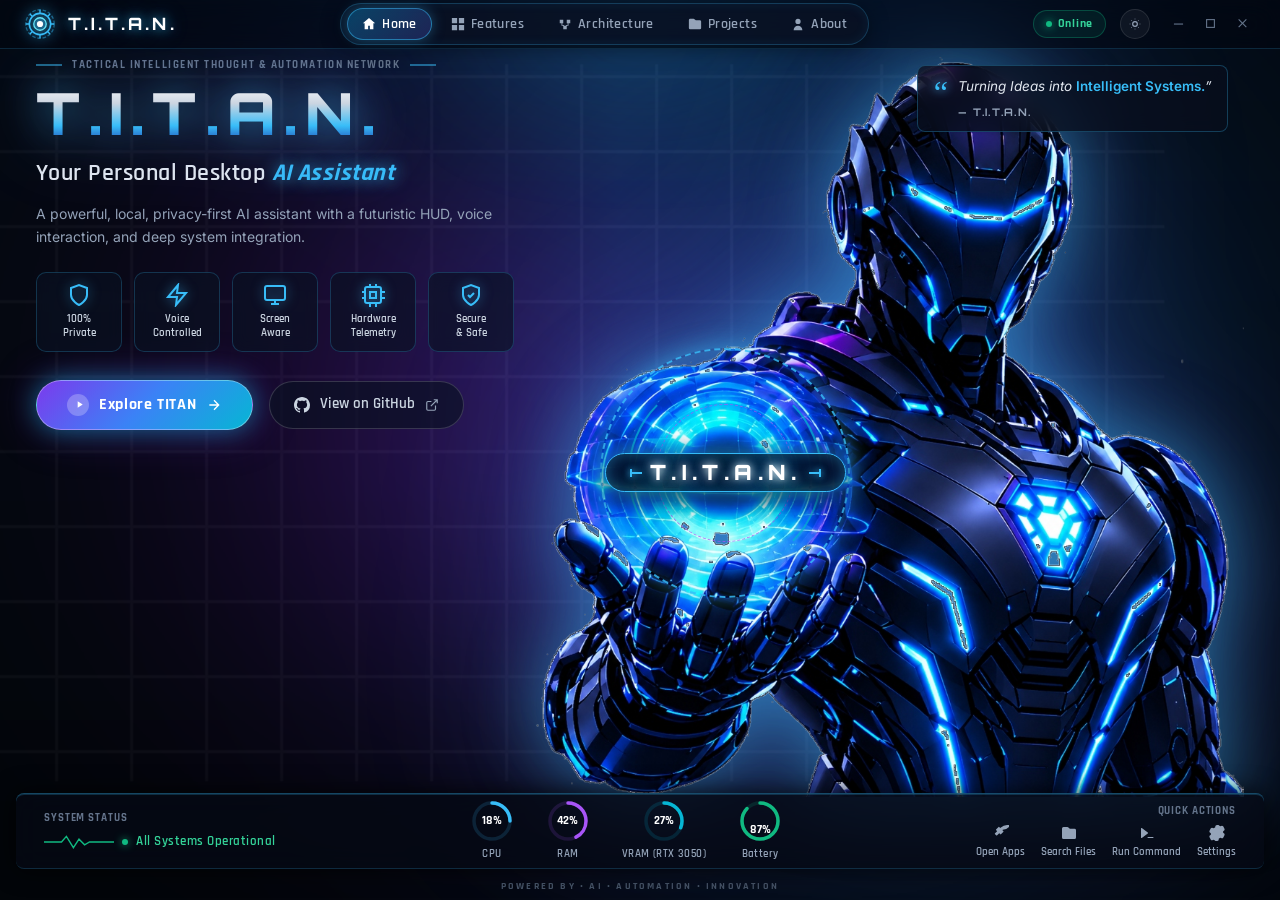
<file: ui/static/index.html>
<!DOCTYPE html>
<html lang="en">
<head>
  <meta charset="UTF-8">
  <meta name="viewport" content="width=device-width, initial-scale=1.0">
  <title>TITAN</title>
  <link rel="stylesheet" href="style.css">
  <!-- Futuristic Sci-Fi Typography: Orbitron, Rajdhani, Inter & JetBrains Mono -->
  <link rel="preconnect" href="https://fonts.googleapis.com">
  <link rel="preconnect" href="https://fonts.gstatic.com" crossorigin>
  <link href="https://fonts.googleapis.com/css2?family=Orbitron:wght@500;600;700;800;900&family=Rajdhani:wght@500;600;700&family=Inter:wght@300;400;500;600;700&family=JetBrains+Mono:wght@400;500;600&display=swap" rel="stylesheet">
</head>
<body class="dark-theme">
  <!-- ==================== FUTURISTIC CYBERNETIC HERO SCREEN (RECREATED) ==================== -->
  <div class="hero-screen" id="heroScreen">
    <!-- Ambient Cyber Glows -->
    <div class="hero-cyber-ambient-top"></div>
    <div class="hero-cyber-ambient-orb"></div>

    <!-- Top Cybernetic Navigation Bar -->
    <header class="hero-cyber-nav pywebview-drag-region">
      <!-- Left Brand with Glowing Arc Reactor -->
      <div class="hero-nav-brand" onclick="setHeroTab('home')">
        <div class="arc-reactor-emblem">
          <svg viewBox="0 0 36 36" class="arc-reactor-svg">
            <circle cx="18" cy="18" r="16" fill="none" stroke="rgba(56, 189, 248, 0.45)" stroke-width="1.5" stroke-dasharray="4 2"/>
            <circle cx="18" cy="18" r="12" fill="none" stroke="#38bdf8" stroke-width="1.8"/>
            <circle cx="18" cy="18" r="7" fill="rgba(56, 189, 248, 0.25)" stroke="#67e8f9" stroke-width="1.5"/>
            <circle cx="18" cy="18" r="3.5" fill="#ffffff" filter="drop-shadow(0 0 6px #38bdf8)"/>
            <path d="M18 2V6 M18 30V34 M2 18H6 M30 18H34 M6.7 6.7L9.5 9.5 M26.5 26.5L29.3 29.3 M6.7 29.3L9.5 26.5 M26.5 9.5L29.3 6.7" stroke="#38bdf8" stroke-width="1.5"/>
          </svg>
        </div>
        <span class="hero-brand-name">T.I.T.A.N.</span>
      </div>

      <!-- Center Nav HUD Capsule -->
      <nav class="hero-nav-capsule">
        <button class="nav-hud-tab active" id="tabNavHome" onclick="setHeroTab('home')">
          <svg viewBox="0 0 16 16" fill="currentColor"><path d="M8 1L1 7h2v7h4v-4h2v4h4V7h2L8 1z"/></svg>
          <span>Home</span>
        </button>
        <button class="nav-hud-tab" id="tabNavFeatures" onclick="setHeroTab('features')">
          <svg viewBox="0 0 16 16" fill="currentColor"><path d="M1 1h6v6H1V1zm8 0h6v6H9V1zm-8 8h6v6H1V9zm8 0h6v6H9V9z"/></svg>
          <span>Features</span>
        </button>
        <button class="nav-hud-tab" id="tabNavArchitecture" onclick="setHeroTab('architecture')">
          <svg viewBox="0 0 16 16" fill="currentColor"><path d="M2 3h4v4H2V3zm8 0h4v4h-4V3zM6 10h4v4H6v-4zM4 7v3h3v-1H5V7H4zm8 0v3H9v-1h2V7h1z"/></svg>
          <span>Architecture</span>
        </button>
        <button class="nav-hud-tab" id="tabNavProjects" onclick="setHeroTab('projects')">
          <svg viewBox="0 0 16 16" fill="currentColor"><path d="M1 3.5A1.5 1.5 0 012.5 2h3.879a1.5 1.5 0 011.06.44l1.122 1.12a.5.5 0 00.353.146H13.5A1.5 1.5 0 0115 5.2v7.3a1.5 1.5 0 01-1.5 1.5h-11A1.5 1.5 0 011 12.5v-9z"/></svg>
          <span>Projects</span>
        </button>
        <button class="nav-hud-tab" id="tabNavAbout" onclick="setHeroTab('about')">
          <svg viewBox="0 0 16 16" fill="currentColor"><path d="M8 8a3 3 0 100-6 3 3 0 000 6zm-5 7a5 5 0 0110 0H3z"/></svg>
          <span>About</span>
        </button>
      </nav>

      <!-- Right Controls: Status, Theme Toggle, Window Controls -->
      <div class="hero-nav-actions">
        <div class="hero-online-status">
          <span class="online-dot"></span>
          <span>Online</span>
        </div>
        <button class="hero-theme-toggle" onclick="toggleTheme()" title="Toggle Theme">
          <svg class="theme-icon" viewBox="0 0 24 24" fill="none" stroke="currentColor" stroke-width="2">
            <path d="M12 3v1m0 16v1m9-9h-1M4 12H3m15.364 6.364l-.707-.707M6.343 6.343l-.707-.707m12.728 0l-.707.707M6.343 17.657l-.707.707M16 12a4 4 0 11-8 0 4 4 0 018 0z"/>
          </svg>
        </button>
        <div class="hero-win-controls">
          <button class="win-btn minimize" onclick="minimizeWindow()" title="Minimize">
            <svg viewBox="0 0 12 12"><rect width="10" height="1.2" x="1" y="6" fill="currentColor"/></svg>
          </button>
          <button class="win-btn maximize" onclick="maximizeWindow()" title="Maximize / Restore">
            <svg viewBox="0 0 12 12"><rect width="8.5" height="8.5" x="1.75" y="1.75" fill="none" stroke="currentColor" stroke-width="1.2"/></svg>
          </button>
          <button class="win-btn close" onclick="closeWindow()" title="Close">
            <svg viewBox="0 0 12 12"><path fill="currentColor" d="M2.22 1.16L6 4.94l3.78-3.78.84.84L6.84 5.78 10.62 9.56l-.84.84L6 6.62l-3.78 3.78-.84-.84L5.16 5.78 1.38 2z"/></svg>
          </button>
        </div>
      </div>
    </header>

    <!-- Main Stage Section -->
    <main class="hero-cyber-stage">
      <!-- Left Column: Typography, Badges, Buttons -->
      <div class="hero-left-column">
        <!-- Eyebrow with Sci-Fi Dashes -->
        <div class="hero-eyebrow">
          <span class="dash-line"></span>
          <span class="eyebrow-text">TACTICAL INTELLIGENT THOUGHT & AUTOMATION NETWORK</span>
          <span class="dash-line"></span>
        </div>

        <!-- Huge 3D Metallic Glowing Title -->
        <h1 class="hero-cyber-title">T.I.T.A.N.</h1>

        <!-- Subtitle with Glowing Cyan Accent -->
        <h2 class="hero-cyber-subtitle">Your Personal Desktop <span class="cyan-italic-glow">AI Assistant</span></h2>

        <!-- Description -->
        <p class="hero-cyber-desc">
          A powerful, local, privacy-first AI assistant with a futuristic HUD, voice interaction, and deep system integration.
        </p>

        <!-- 5 Feature Icon Badges Row -->
        <div class="hero-cyber-badges">
          <div class="cyber-badge-card" title="100% Offline & Local Private Execution">
            <div class="badge-icon">
              <svg viewBox="0 0 24 24" fill="none" stroke="#38bdf8" stroke-width="2"><path d="M12 22s8-4 8-10V5l-8-3-8 3v7c0 6 8 10 8 10z"/></svg>
            </div>
            <span class="badge-label">100%<br>Private</span>
          </div>

          <div class="cyber-badge-card" title="Neural Voice Engine & Wake-Word Detection">
            <div class="badge-icon">
              <svg viewBox="0 0 24 24" fill="none" stroke="#38bdf8" stroke-width="2"><path d="M13 2L3 14h9l-1 8 10-12h-9l1-8z"/></svg>
            </div>
            <span class="badge-label">Voice<br>Controlled</span>
          </div>

          <div class="cyber-badge-card" title="Multi-Modal Vision & Screen Sense Debugger">
            <div class="badge-icon">
              <svg viewBox="0 0 24 24" fill="none" stroke="#38bdf8" stroke-width="2"><rect x="2" y="3" width="20" height="14" rx="2"/><path d="M8 21h8m-4-4v4"/></svg>
            </div>
            <span class="badge-label">Screen<br>Aware</span>
          </div>

          <div class="cyber-badge-card" title="Real-Time RTX 3050 & System Telemetry">
            <div class="badge-icon">
              <svg viewBox="0 0 24 24" fill="none" stroke="#38bdf8" stroke-width="2"><rect x="4" y="4" width="16" height="16" rx="2"/><rect x="9" y="9" width="6" height="6"/><path d="M9 1v3m6-3v3m-6 17v3m6-3v3M1 9h3m-3 6h3m17-6h3m-3 6h3"/></svg>
            </div>
            <span class="badge-label">Hardware<br>Telemetry</span>
          </div>

          <div class="cyber-badge-card" title="Zero Cloud Subscriptions & Sandboxed Guardrails">
            <div class="badge-icon">
              <svg viewBox="0 0 24 24" fill="none" stroke="#38bdf8" stroke-width="2"><path d="M12 22s8-4 8-10V5l-8-3-8 3v7c0 6 8 10 8 10z"/><path d="M9 12l2 2 4-4"/></svg>
            </div>
            <span class="badge-label">Secure<br>& Safe</span>
          </div>
        </div>

        <!-- Action Buttons Row -->
        <div class="hero-cyber-actions">
          <button class="hero-primary-glow-btn" id="btnExploreTitan" onclick="launchMainAgent()">
            <span class="btn-play-orb">
              <svg viewBox="0 0 24 24" fill="currentColor"><path d="M8 5v14l11-7z"/></svg>
            </span>
            <span class="btn-text">Explore TITAN</span>
            <svg class="btn-arrow" viewBox="0 0 24 24" fill="none" stroke="currentColor" stroke-width="2"><path d="M5 12h14M12 5l7 7-7 7"/></svg>
          </button>

          <a href="https://github.com/vishwajith2402/JARVIS" target="_blank" class="hero-secondary-glass-btn" title="View Source Code on GitHub">
            <svg class="github-svg" viewBox="0 0 24 24" fill="currentColor"><path d="M12 0C5.37 0 0 5.37 0 12c0 5.31 3.435 9.795 8.205 11.385.6.105.825-.255.825-.57 0-.285-.015-1.23-.015-2.235-3.015.555-3.795-.735-4.035-1.41-.135-.345-.72-1.41-1.23-1.695-.42-.225-1.02-.78-.015-.795.945-.015 1.62.87 1.845 1.23 1.08 1.815 2.805 1.305 3.495.99.105-.78.42-1.305.765-1.605-2.67-.3-5.46-1.335-5.46-5.925 0-1.305.465-2.385 1.23-3.225-.12-.3-.54-1.53.12-3.18 0 0 1.005-.315 3.3 1.23.96-.27 1.98-.405 3-.405s2.04.135 3 .405c2.295-1.56 3.3-1.23 3.3-1.23.66 1.65.24 2.88.12 3.18.765.84 1.23 1.905 1.23 3.225 0 4.605-2.805 5.625-5.475 5.925.435.375.81 1.095.81 2.22 0 1.605-.015 2.895-.015 3.3 0 .315.225.69.825.57A12.02 12.02 0 0024 12c0-6.63-5.37-12-12-12z"/></svg>
            <span>View on GitHub</span>
            <svg class="ext-arrow" viewBox="0 0 24 24" fill="none" stroke="currentColor" stroke-width="2"><path d="M18 13v6a2 2 0 01-2 2H5a2 2 0 01-2-2V8a2 2 0 012-2h6M15 3h6v6M10 14L21 3"/></svg>
          </a>
        </div>
      </div>

      <!-- Right Column: Quote + Interactive Holographic Mech Graphic -->
      <div class="hero-right-column">
        <!-- Floating Quote Badge -->
        <div class="hero-quote-card">
          <div class="quote-symbol">“</div>
          <div class="quote-content">
            <p class="quote-text">Turning Ideas into <em>Intelligent Systems.</em>”</p>
            <span class="quote-author">— T.I.T.A.N.</span>
          </div>
        </div>

        <!-- The Mech & Live Animated Hologram Overlay -->
        <div class="hero-mech-container">
          <div class="hero-robot-wrap">
            <img src="assets/titan_robot.png" class="hero-robot-figure" alt="TITAN Cybernetic Mech">
            <div class="hero-hologram-overlay" onclick="launchMainAgent()" title="Click to Initialize TITAN Core">
              <div class="holo-ring holo-ring-1"></div>
              <div class="holo-ring holo-ring-2"></div>
              <div class="holo-ring holo-ring-3"></div>
              <div class="holo-core-badge">
                <span class="holo-tech-tick left"></span>
                <span class="holo-core-text">T.I.T.A.N.</span>
                <span class="holo-tech-tick right"></span>
              </div>
            </div>
          </div>
        </div>
      </div>
    </main>

    <!-- Bottom Futuristic Sci-Fi HUD Dashboard Bar -->
    <footer class="hero-cyber-hud-bar">
      <!-- Left: System Status & EKG Waveform -->
      <div class="hud-status-block">
        <div class="hud-section-label">System Status</div>
        <div class="hud-operational-row">
          <svg class="hud-ekg-line" viewBox="0 0 100 24">
            <path d="M0 12 H25 L32 4 L42 20 L50 8 L58 16 L65 12 H100" fill="none" stroke="#10b981" stroke-width="2"/>
          </svg>
          <span class="status-pulse-dot"></span>
          <span class="status-live-text">All Systems Operational</span>
        </div>
      </div>

      <!-- Center: 4 Live Radial Telemetry Gauges -->
      <div class="hud-gauges-block">
        <!-- CPU Gauge -->
        <div class="hud-gauge-item">
          <div class="gauge-ring-box">
            <svg viewBox="0 0 44 44" class="gauge-svg">
              <circle cx="22" cy="22" r="18" class="gauge-bg" stroke="rgba(56, 189, 248, 0.15)"/>
              <circle cx="22" cy="22" r="18" class="gauge-fill cpu-fill" id="svgCpuCircle" stroke="#38bdf8" stroke-dasharray="113" stroke-dashoffset="85"/>
            </svg>
            <span class="gauge-val" id="heroGaugeCpu">18%</span>
          </div>
          <span class="gauge-label">CPU</span>
        </div>

        <!-- RAM Gauge -->
        <div class="hud-gauge-item">
          <div class="gauge-ring-box">
            <svg viewBox="0 0 44 44" class="gauge-svg">
              <circle cx="22" cy="22" r="18" class="gauge-bg" stroke="rgba(168, 85, 247, 0.15)"/>
              <circle cx="22" cy="22" r="18" class="gauge-fill ram-fill" id="svgRamCircle" stroke="#a855f7" stroke-dasharray="113" stroke-dashoffset="65"/>
            </svg>
            <span class="gauge-val" id="heroGaugeRam">42%</span>
          </div>
          <span class="gauge-label">RAM</span>
        </div>

        <!-- VRAM (RTX 3050) Gauge -->
        <div class="hud-gauge-item">
          <div class="gauge-ring-box">
            <svg viewBox="0 0 44 44" class="gauge-svg">
              <circle cx="22" cy="22" r="18" class="gauge-bg" stroke="rgba(6, 182, 212, 0.15)"/>
              <circle cx="22" cy="22" r="18" class="gauge-fill vram-fill" id="svgVramCircle" stroke="#06b6d4" stroke-dasharray="113" stroke-dashoffset="78"/>
            </svg>
            <span class="gauge-val" id="heroGaugeVram">27%</span>
          </div>
          <span class="gauge-label">VRAM (RTX 3050)</span>
        </div>

        <!-- Battery Gauge -->
        <div class="hud-gauge-item">
          <div class="gauge-ring-box">
            <svg viewBox="0 0 44 44" class="gauge-svg">
              <circle cx="22" cy="22" r="18" class="gauge-bg" stroke="rgba(16, 185, 129, 0.15)"/>
              <circle cx="22" cy="22" r="18" class="gauge-fill batt-fill" id="svgBattCircle" stroke="#10b981" stroke-dasharray="113" stroke-dashoffset="15"/>
            </svg>
            <div class="gauge-inner-batt">
              <span class="gauge-val" id="heroGaugeBatt">87%</span>
            </div>
          </div>
          <span class="gauge-label">Battery</span>
        </div>
      </div>

      <!-- Right: Quick Actions -->
      <div class="hud-quick-block">
        <div class="hud-section-label">Quick Actions</div>
        <div class="hud-actions-grid">
          <button class="hud-action-btn" onclick="launchMainAgent('apps')" title="Launch Workspace Applications">
            <svg viewBox="0 0 16 16" fill="currentColor"><path d="M14.064 0a8.75 8.75 0 00-6.187 2.563l-.438.437L6.375 2.125a.75.75 0 00-1.06 0L3.25 4.19a.75.75 0 000 1.06l.875.875-2.063 2.063a.75.75 0 000 1.06l1.06 1.063a.75.75 0 001.063 0l2.063-2.063.875.875a.75.75 0 001.06 0l2.063-2.063a.75.75 0 000-1.06l-.875-.875.438-.438A8.75 8.75 0 0016 1.936V0h-1.936z"/></svg>
            <span>Open Apps</span>
          </button>
          <button class="hud-action-btn" onclick="launchMainAgent('files')" title="Inspect Project Files">
            <svg viewBox="0 0 16 16" fill="currentColor"><path d="M1 3.5A1.5 1.5 0 012.5 2h3.879a1.5 1.5 0 011.06.44l1.122 1.12a.5.5 0 00.353.146H13.5A1.5 1.5 0 0115 5.2v7.3a1.5 1.5 0 01-1.5 1.5h-11A1.5 1.5 0 011 12.5v-9z"/></svg>
            <span>Search Files</span>
          </button>
          <button class="hud-action-btn" onclick="launchMainAgent('command')" title="Open Spotlight Command Palette (Ctrl+K)">
            <svg viewBox="0 0 16 16" fill="currentColor"><path d="M2 3.5a.5.5 0 01.8-.4l6 4.5a.5.5 0 010 .8l-6 4.5A.5.5 0 012 12.5v-9zm7 8.5h5a.5.5 0 010 1H9a.5.5 0 010-1z"/></svg>
            <span>Run Command</span>
          </button>
          <button class="hud-action-btn" onclick="launchMainAgent('settings')" title="System Settings">
            <svg viewBox="0 0 16 16" fill="currentColor"><path d="M8 4.75a3.25 3.25 0 100 6.5 3.25 3.25 0 000-6.5zM9.5 8a1.5 1.5 0 11-3 0 1.5 1.5 0 013 0z"/><path d="M8 0a1.75 1.75 0 00-1.745 1.611l-.106.91a5.485 5.485 0 00-1.428.825l-.837-.417a1.75 1.75 0 00-2.222.686L.67 5.48a1.75 1.75 0 00.477 2.278l.73.547a5.52 5.52 0 000 1.39l-.73.547a1.75 1.75 0 00-.477 2.278l.992 1.865a1.75 1.75 0 002.222.686l.837-.417c.435.34.919.62 1.428.825l.106.91A1.75 1.75 0 008 16a1.75 1.75 0 001.745-1.611l.106-.91a5.485 5.485 0 001.428-.825l.837.417a1.75 1.75 0 002.222-.686l.992-1.865a1.75 1.75 0 00-.477-2.278l-.73-.547a5.52 5.52 0 000-1.39l.73-.547a1.75 1.75 0 00.477-2.278l-.992-1.865a1.75 1.75 0 00-2.222-.686l-.837.417a5.485 5.485 0 00-1.428-.825l-.106-.91A1.75 1.75 0 008 0z"/></svg>
            <span>Settings</span>
          </button>
        </div>
      </div>
    </footer>

    <!-- Very Bottom Sci-Fi Footer Edge -->
    <div class="hero-cyber-foot-edge">
      <span class="foot-edge-text">POWERED BY  •  AI  •  AUTOMATION  •  INNOVATION</span>
    </div>

    <!-- HUD Modal Overlays for Features, Architecture, Projects, About -->
    <div class="hero-hud-modal" id="heroHudModal">
      <div class="hud-modal-backdrop" onclick="closeHeroModal()"></div>
      <div class="hud-modal-content">
        <div class="hud-modal-header">
          <span class="hud-modal-title" id="heroModalTitle">TITAN ARCHITECTURE</span>
          <button class="hud-modal-close" onclick="closeHeroModal()">✕</button>
        </div>
        <div class="hud-modal-body" id="heroModalBody">
          <!-- Dynamic Content Inserted Here -->
        </div>
      </div>
    </div>
  </div>

  <!-- Main Window Container -->
  <div class="app-shell" id="appShell">
    
    <!-- Custom Frameless Title Bar & Controls -->
    <header class="app-titlebar pywebview-drag-region">
      <div class="titlebar-left">
        <div class="app-brand" onclick="returnToHero()" title="Click to view Hero Screen" style="cursor:pointer;">
          <div class="status-orb" id="statusOrb"></div>
          <span class="app-name">TITAN</span>
          <span class="app-version">v1.4</span>
        </div>

        <nav class="app-nav">
          <button class="nav-btn active" data-tab="tab-chat" onclick="switchView('tab-chat')">
            <svg class="icon" viewBox="0 0 24 24"><path fill="currentColor" d="M20 2H4c-1.1 0-2 .9-2 2v18l4-4h14c1.1 0 2-.9 2-2V4c0-1.1-.9-2-2-2zm0 14H6l-2 2V4h16v12z"/></svg>
            <span>Workspace</span>
          </button>
          <button class="nav-btn" data-tab="tab-models" onclick="switchView('tab-models')">
            <svg class="icon" viewBox="0 0 24 24"><path fill="currentColor" d="M12 2C6.48 2 2 6.48 2 12s4.48 10 10 10 10-4.48 10-10S17.52 2 12 2zm1 17.93c-3.95-.49-7-3.85-7-7.93 0-.62.08-1.21.21-1.79L9 15v1c0 1.1.9 2 2 2v1.93zm6.9-2.54c-.26-.81-1-1.39-1.9-1.39h-1v-3c0-.55-.45-1-1-1H8v-2h2c.55 0 1-.45 1-1V7h2c1.1 0 2-.9 2-2v-.41c2.93 1.19 5 4.06 5 7.41 0 2.08-.8 3.97-2.1 5.39z"/></svg>
            <span>Neural Models</span>
          </button>
          <button class="nav-btn" data-tab="tab-research" onclick="switchView('tab-research')">
            <svg class="icon" viewBox="0 0 24 24"><path fill="currentColor" d="M15.5 14h-.79l-.28-.27A6.471 6.471 0 0 0 16 9.5 6.5 6.5 0 1 0 9.5 16c1.61 0 3.09-.59 4.23-1.57l.27.28v.79l5 4.99L20.49 19l-4.99-5zm-6 0C7.01 14 5 11.99 5 9.5S7.01 5 9.5 5 14 7.01 14 9.5 11.99 14 9.5 14z"/></svg>
            <span>Deep Research</span>
          </button>
          <button class="nav-btn" data-tab="tab-profile" onclick="switchView('tab-profile')">
            <svg class="icon" viewBox="0 0 24 24"><path fill="currentColor" d="M12 12c2.21 0 4-1.79 4-4s-1.79-4-4-4-4 1.79-4 4 1.79 4 4 4zm0 2c-2.67 0-8 1.34-8 4v2h16v-2c0-2.66-5.33-4-8-4z"/></svg>
            <span>Executive Profile</span>
          </button>
          <button class="nav-btn" data-tab="tab-business" onclick="switchView('tab-business')">
            <svg class="icon" viewBox="0 0 24 24"><path fill="currentColor" d="M21 16.5C21 16.88 20.79 17.21 20.47 17.38L12.57 21.82C12.41 21.94 12.21 22 12 22C11.79 22 11.59 21.94 11.43 21.82L3.53 17.38C3.21 17.21 3 16.88 3 16.5V7.5C3 7.12 3.21 6.79 3.53 6.62L11.43 2.18C11.59 2.06 11.79 2 12 2C12.21 2 12.41 2.06 12.57 2.18L20.47 6.62C20.79 6.79 21 7.12 21 7.5V16.5M12 4.15L5.04 8.05L12 11.95L18.96 8.05L12 4.15Z"/></svg>
            <span>Business Hub</span>
          </button>
          <button class="nav-btn" data-tab="tab-settings" onclick="switchView('tab-settings')">
            <svg class="icon" viewBox="0 0 24 24"><path fill="currentColor" d="M19.14 12.94c.04-.3.06-.61.06-.94 0-.32-.02-.64-.07-.94l2.03-1.58c.18-.14.23-.41.12-.61l-1.92-3.32c-.12-.22-.37-.29-.59-.22l-2.39.96c-.5-.38-1.03-.7-1.62-.94l-.36-2.54c-.04-.24-.24-.41-.48-.41h-3.84c-.24 0-.43.17-.47.41l-.36 2.54c-.59.24-1.13.57-1.62.94l-2.39-.96c-.22-.08-.47 0-.59.22L2.74 8.87c-.12.21-.08.47.12.61l2.03 1.58c-.05.3-.09.63-.09.94s.02.64.07.94l-2.03 1.58c-.18.14-.23.41-.12.61l1.92 3.32c.12.22.37.29.59.22l2.39-.96c.5.38 1.03.7 1.62.94l.36 2.54c.05.24.24.41.48.41h3.84c.24 0 .44-.17.47-.41l.36-2.54c.59-.24 1.13-.56 1.62-.94l2.39.96c.22.08.47 0 .59-.22l1.92-3.32c.12-.22.07-.47-.12-.61l-2.01-1.58zM12 15.6c-1.98 0-3.6-1.62-3.6-3.6s1.62-3.6 3.6-3.6 3.6 1.62 3.6 3.6-1.62 3.6-3.6 3.6z"/></svg>
            <span>Settings</span>
          </button>
        </nav>
      </div>

      <div class="titlebar-right">
        <!-- Telemetry Pill Indicators -->
        <div class="telemetry-badges">
          <div class="chip" id="gpuChip" title="GPU VRAM Usage">
            <span class="chip-dot"></span>
            <span class="chip-label">RTX 3050</span>
            <span class="chip-val" id="gpuMemVal">-- / 4 GB</span>
          </div>
          <div class="chip" id="modelChip" title="Active Model">
            <span class="chip-label">Model</span>
            <span class="chip-val active" id="activeModelVal">Llama 3.2</span>
          </div>
          <button class="spotlight-trigger-btn" onclick="openSpotlight()" title="Spotlight Command Palette (Ctrl+K)">
            <svg class="icon-sm" viewBox="0 0 24 24"><path fill="currentColor" d="M15.5 14h-.79l-.28-.27A6.471 6.471 0 0 0 16 9.5 6.5 6.5 0 1 0 9.5 16c1.61 0 3.09-.59 4.23-1.57l.27.28v.79l5 4.99L20.49 19l-4.99-5zm-6 0C7.01 14 5 11.99 5 9.5S7.01 5 9.5 5 14 7.01 14 9.5 11.99 14 9.5 14z"/></svg>
            <span class="spotlight-kbd-tag">Ctrl+K</span>
          </button>
        </div>

        <!-- Window Controls -->
        <div class="window-controls">
          <button class="win-btn minimize" onclick="minimizeWindow()" title="Minimize">
            <svg viewBox="0 0 12 12"><rect width="10" height="1.2" x="1" y="6" fill="currentColor"/></svg>
          </button>
          <button class="win-btn maximize" onclick="maximizeWindow()" title="Maximize / Restore">
            <svg viewBox="0 0 12 12"><rect width="8.5" height="8.5" x="1.75" y="1.75" fill="none" stroke="currentColor" stroke-width="1.2"/></svg>
          </button>
          <button class="win-btn close" onclick="closeWindow()" title="Close">
            <svg viewBox="0 0 12 12"><path fill="currentColor" d="M2.22 1.16L6 4.94l3.78-3.78.84.84L6.84 5.78 10.62 9.56l-.84.84L6 6.62l-3.78 3.78-.84-.84L5.16 5.78 1.38 2z"/></svg>
          </button>
        </div>
      </div>
    </header>

    <!-- App Body Grid -->
    <div class="app-body">
      
      <!-- ==================== VIEW 1: WORKSPACE / CHAT ==================== -->
      <section class="view-panel active" id="tab-chat">
        
        <!-- Left Utility Sidebar -->
        <aside class="sidebar-panel">
          <div class="sidebar-section">
            <div class="section-title">Quick Actions</div>
            <div class="action-grid">
              <button class="action-card" onclick="quickAction('morning_digest')">
                <div class="action-icon">☀️</div>
                <div class="action-info">
                  <div class="action-name">Daily Briefing</div>
                  <div class="action-desc">Hardware & daily overview</div>
                </div>
              </button>
              
              <button class="action-card" onclick="quickAction('open_vscode')">
                <div class="action-icon">⚡</div>
                <div class="action-info">
                  <div class="action-name">VS Code</div>
                  <div class="action-desc">Open workspace editor</div>
                </div>
              </button>

              <button class="action-card" onclick="quickAction('scan_projects')">
                <div class="action-icon">📂</div>
                <div class="action-info">
                  <div class="action-name">Inspect Repos</div>
                  <div class="action-desc">Scan local projects</div>
                </div>
              </button>

              <button class="action-card" onclick="quickAction('screen_capture')">
                <div class="action-icon">👁</div>
                <div class="action-info">
                  <div class="action-name">Vision Scan</div>
                  <div class="action-desc">Analyze screen errors</div>
                </div>
              </button>
            </div>
          </div>

          <!-- Hardware Telemetry Meters -->
          <div class="sidebar-section mt-auto">
            <div class="section-title">Hardware Telemetry</div>
            <div class="metrics-card">
              <div class="metric-row">
                <span class="m-label">GPU Memory</span>
                <span class="m-val" id="metric-gpu">-- MB</span>
              </div>
              <div class="m-bar"><div class="m-fill purple" id="m-fill-gpu" style="width: 15%;"></div></div>

              <div class="metric-row mt-2">
                <span class="m-label">CPU Load (12-Core)</span>
                <span class="m-val" id="metric-cpu">-- %</span>
              </div>
              <div class="m-bar"><div class="m-fill blue" id="m-fill-cpu" style="width: 20%;"></div></div>

              <div class="metric-row mt-2">
                <span class="m-label">System RAM</span>
                <span class="m-val" id="metric-ram">-- GB</span>
              </div>
              <div class="m-bar"><div class="m-fill green" id="m-fill-ram" style="width: 60%;"></div></div>
            </div>
          </div>
        </aside>

        <!-- Main Conversational Feed -->
        <main class="chat-workspace">
          
          <!-- Modern Dynamic Siri/Raycast-style Minimal Audio Orb -->
          <div class="minimal-orb-wrapper">
            <div class="voice-orb" id="voiceOrb" onclick="toggleMic()">
              <div class="orb-layer layer-1"></div>
              <div class="orb-layer layer-2"></div>
              <div class="orb-core"></div>
            </div>
            
            <!-- Dynamic 5-bar Waveform Audio Visualizer (Siri / Copilot style) -->
            <div class="waveform-visualizer" id="waveformViz">
              <div class="wave-bar bar-1"></div>
              <div class="wave-bar bar-2"></div>
              <div class="wave-bar bar-3"></div>
              <div class="wave-bar bar-4"></div>
              <div class="wave-bar bar-5"></div>
            </div>

            <div class="orb-status" id="orbStatus">TITAN is ready. Type or speak your command.</div>
          </div>

          <!-- OpenJarvis Mode Switcher Bar -->
          <div class="agent-mode-bar">
            <span class="mode-label">Mode:</span>
            <button class="mode-pill active" data-mode="orchestrator" onclick="selectAgentMode('orchestrator')">⚡ Orchestrator</button>
            <button class="mode-pill" data-mode="native_react" onclick="selectAgentMode('native_react')">🧠 ReAct Loop</button>
            <button class="mode-pill" data-mode="code_interpreter" onclick="selectAgentMode('code_interpreter')">💻 Code Assistant</button>
            <button class="mode-pill" data-mode="deep_research" onclick="selectAgentMode('deep_research')">🔍 Deep Research</button>
            <button class="mode-pill" data-mode="morning_digest" onclick="selectAgentMode('morning_digest')">📋 Daily Operative</button>
            <button class="mode-pill" data-mode="simple" onclick="selectAgentMode('simple')">💬 Simple</button>
          </div>

          <!-- Message History -->
          <div class="conversation-thread" id="chatThread">
            <div class="message assistant">
              <div class="message-meta">
                <span class="author">TITAN</span>
                <span class="timestamp" id="initTime">Just now</span>
              </div>
              <div class="message-body">
                Hello Sir. Local engines are online. <strong>Llama 3.2</strong>, <strong>Hermes 3</strong>, and <strong>Moondream</strong> are ready for autonomous code, web tasks, and system control. How can I assist you today?
              </div>
            </div>
          </div>

          <!-- Fixed Bottom Command Bar (Raycast / Linear style) -->
          <div class="command-bar-wrapper">
            <div class="command-bar">
              <button class="voice-btn" id="micBtn" onclick="toggleMic()" title="Push to Speak">
                <svg viewBox="0 0 24 24"><path fill="currentColor" d="M12 14c1.66 0 3-1.34 3-3V5c0-1.66-1.34-3-3-3S9 3.34 9 5v6c0 1.66 1.34 3 3 3z"/><path fill="currentColor" d="M17 11c0 2.76-2.24 5-5 5s-5-2.24-5-5H5c0 3.53 2.61 6.43 6 6.92V21h2v-3.08c3.39-.49 6-3.39 6-6.92h-2z"/></svg>
              </button>
              
              <input type="text" id="userInput" placeholder="Ask TITAN, run automation, or navigate YouTube..." onkeydown="handleInputKey(event)">
              
              <div class="bar-actions">
                <span class="kbd-hint">↵ Enter</span>
                <button class="submit-btn" onclick="sendMessage()">
                  <svg viewBox="0 0 24 24"><path fill="currentColor" d="M2.01 21L23 12 2.01 3 2 10l15 2-15 2z"/></svg>
                </button>
              </div>
            </div>
          </div>
        </main>

        <!-- Claude & Lovable Live Interactive Artifacts Panel -->
        <aside class="artifacts-panel" id="artifactsPanel">
          <div class="artifacts-header">
            <div class="artifacts-title-area">
              <span class="artifacts-icon">⚡</span>
              <div>
                <div class="artifacts-title" id="artifactTitle">Live Interactive Artifact</div>
                <div class="artifacts-sub" id="artifactSubtitle">HTML / Full-Stack Preview</div>
              </div>
            </div>
            
            <div class="artifacts-actions">
              <div class="tab-toggle-pill">
                <button class="pill-btn active" id="btnArtifactPreview" onclick="toggleArtifactTab('preview')">Preview</button>
                <button class="pill-btn" id="btnArtifactCode" onclick="toggleArtifactTab('code')">Code</button>
              </div>
              <button class="icon-btn-sm" onclick="openArtifactInBrowser()" title="Open in Chrome">
                <svg viewBox="0 0 24 24"><path fill="currentColor" d="M19 19H5V5h7V3H5c-1.11 0-2 .9-2 2v14c0 1.1.89 2 2 2h14c1.1 0 2-.9 2-2v-7h-2v7zM14 3v2h3.59l-9.83 9.83 1.41 1.41L19 6.41V10h2V3h-7z"/></svg>
              </button>
              <button class="icon-btn-sm" onclick="closeArtifactPanel()" title="Close Artifacts">
                <svg viewBox="0 0 12 12"><path fill="currentColor" d="M2.22 1.16L6 4.94l3.78-3.78.84.84L6.84 5.78 10.62 9.56l-.84.84L6 6.62l-3.78 3.78-.84-.84L5.16 5.78 1.38 2z"/></svg>
              </button>
            </div>
          </div>

          <!-- Preview Frame -->
          <div class="artifacts-body" id="artifactPreviewArea">
            <iframe id="artifactIframe" sandbox="allow-scripts allow-modals allow-forms"></iframe>
          </div>

          <!-- Code View -->
          <div class="artifacts-body hidden" id="artifactCodeArea">
            <pre class="artifact-code-pre"><code id="artifactCodePre"></code></pre>
          </div>
        </aside>
      </section>

      <!-- ==================== VIEW 2: NEURAL MODELS ==================== -->
      <section class="view-panel" id="tab-models">
        <div class="panel-container">
          <div class="panel-header">
            <h2>Neural Model Hub</h2>
            <p>Hot-swap active local LLMs running natively on your NVIDIA RTX 3050 and system RAM.</p>
          </div>

          <div class="card-grid">
            <div class="card active" id="card-llama">
              <div class="card-top">
                <span class="badge active">ACTIVE</span>
                <span class="param-tag">3 Billion Params</span>
              </div>
              <h3>Llama 3.2 3B</h3>
              <p class="desc">Meta's lightweight instruction model. Optimized for ultra-low latency, code completions, and quick desktop workflows.</p>
              <div class="spec-list">
                <div class="spec-row"><span>VRAM Footprint</span><strong>~2.2 GB</strong></div>
                <div class="spec-row"><span>Inference Speed</span><strong>~48 tok/sec</strong></div>
                <div class="spec-row"><span>Backend Engine</span><strong>Ollama / CUDA</strong></div>
              </div>
              <button class="btn primary" onclick="selectModel('llama3.2:3b')">Select Model</button>
            </div>

            <div class="card" id="card-hermes">
              <div class="card-top">
                <span class="badge">STANDBY</span>
                <span class="param-tag">8 Billion Params</span>
              </div>
              <h3>Nous Hermes 3 8B</h3>
              <p class="desc">Premier autonomous function-calling agent by Nous Research. Specialized in multi-step task planning and code reasoning.</p>
              <div class="spec-list">
                <div class="spec-row"><span>VRAM Footprint</span><strong>~3.8 GB (Hybrid RAM)</strong></div>
                <div class="spec-row"><span>Inference Speed</span><strong>~22 tok/sec</strong></div>
                <div class="spec-row"><span>Backend Engine</span><strong>Ollama / CUDA</strong></div>
              </div>
              <button class="btn secondary" onclick="selectModel('hermes3:8b')">Select Model</button>
            </div>

            <div class="card" id="card-moondream">
              <div class="card-top">
                <span class="badge active">OPTICAL READY</span>
                <span class="param-tag">1.8 Billion Params</span>
              </div>
              <h3>Moondream 2</h3>
              <p class="desc">Lightweight visual perception model. Inspects screenshots, terminal outputs, error messages, and open applications.</p>
              <div class="spec-list">
                <div class="spec-row"><span>VRAM Footprint</span><strong>~1.7 GB</strong></div>
                <div class="spec-row"><span>Capabilities</span><strong>Screen QA & OCR</strong></div>
                <div class="spec-row"><span>Backend Engine</span><strong>Ollama Vision</strong></div>
              </div>
              <div style="display:flex; gap:8px;">
                <button class="btn secondary" style="flex:1;" onclick="selectModel('moondream:latest')">Select Model</button>
                <button class="btn primary" style="flex:1;" onclick="quickAction('screen_capture')">Vision Scan</button>
              </div>
            </div>
          </div>
        </div>
      </section>

      <!-- ==================== VIEW 3: DEEP RESEARCH ==================== -->
      <section class="view-panel" id="tab-research">
        <div class="panel-container">
          <div class="panel-header">
            <h2>Local Deep Research Engine</h2>
            <p>Full-text FTS5 indexing across your personal codebases and files with multi-hop reasoning and grounded citations.</p>
          </div>

          <div class="research-grid" style="display: grid; grid-template-columns: 1fr 1fr; gap: 20px; margin-bottom: 24px;">
            <div class="card">
              <div class="card-top">
                <span class="badge active" id="indexStatusBadge">FTS5 Engine Online</span>
                <span class="param-tag">SQLite Full-Text</span>
              </div>
              <h3>Knowledge Base Indexing</h3>
              <p class="desc">Recursively scans and indexes code, markdown, and documents in your workspaces for sub-millisecond semantic retrieval.</p>
              <div class="spec-list">
                <div class="spec-row"><span>Indexed Files</span><strong id="indexedFilesCountVal">37 files</strong></div>
                <div class="spec-row"><span>Search Mode</span><strong>BM25 Full-Text Search</strong></div>
                <div class="spec-row"><span>Storage</span><strong>data/deep_research.db</strong></div>
              </div>
              <button class="btn primary" id="btnIndexKnowledge" onclick="triggerIndexKnowledge()">
                <svg class="icon-sm" viewBox="0 0 24 24"><path fill="currentColor" d="M19 13h-6v6h-2v-6H5v-2h6V5h2v6h6v2z"/></svg>
                <span>Index Local Workspaces</span>
              </button>
            </div>

            <div class="card">
              <div class="card-top">
                <span class="badge active">MULTI-HOP</span>
                <span class="param-tag">Local LLM Grounding</span>
              </div>
              <h3>Recent Indexed Sources</h3>
              <p class="desc">Top indexed repositories and active context files available for autonomous research synthesis.</p>
              <div class="spec-list" id="recentIndexedList" style="max-height: 140px; overflow-y: auto;">
                <div class="spec-row"><span>core/react_agent.py</span><strong>Python</strong></div>
                <div class="spec-row"><span>core/brain.py</span><strong>Python</strong></div>
                <div class="spec-row"><span>automation/deep_research.py</span><strong>Python</strong></div>
                <div class="spec-row"><span>automation/coding_agent.py</span><strong>Python</strong></div>
              </div>
              <button class="btn secondary" onclick="loadDeepResearchStatus()">
                <span>Refresh Index Telemetry</span>
              </button>
            </div>
          </div>

          <!-- Interactive Deep Research Query Studio -->
          <div class="card" style="margin-top: 20px;">
            <div class="card-top">
              <span class="badge active" style="background:rgba(56,189,248,0.2); color:#38bdf8;">RESEARCH STUDIO</span>
              <span class="param-tag">Iterative Synthesis</span>
            </div>
            <h3>Conduct Deep Research Query</h3>
            <p class="desc">Ask complex architectural, algorithmic, or project questions. TITAN will query local files, extract citations, and generate an authoritative synthesis.</p>
            
            <div style="display:flex; gap:10px; margin-bottom: 14px;">
              <input type="text" id="researchQueryInput" placeholder="Enter research query (e.g. How does TITAN implement multi-hop tool execution and local safety?)" style="flex:1; background:rgba(0,0,0,0.3); border:1px solid var(--border-subtle); border-radius:var(--radius-sm); padding:10px 14px; color:#fff; font-size:13px;" onkeydown="if(event.key==='Enter') executeDeepResearchStudio()">
              <button class="btn primary" id="btnExecuteResearch" onclick="executeDeepResearchStudio()">
                <svg class="icon-sm" viewBox="0 0 24 24"><path fill="currentColor" d="M15.5 14h-.79l-.28-.27A6.471 6.471 0 0 0 16 9.5 6.5 6.5 0 1 0 9.5 16c1.61 0 3.09-.59 4.23-1.57l.27.28v.79l5 4.99L20.49 19l-4.99-5zm-6 0C7.01 14 5 11.99 5 9.5S7.01 5 9.5 5 14 7.01 14 9.5 11.99 14 9.5 14z"/></svg>
                <span>Run Deep Research</span>
              </button>
            </div>

            <!-- Suggestion Chips -->
            <div style="display:flex; gap:8px; flex-wrap:wrap; margin-bottom:16px;">
              <span style="font-size:12px; color:var(--text-muted); align-self:center;">Quick Topics:</span>
              <button class="btn secondary" style="padding:4px 10px; font-size:11px;" onclick="setResearchQuery('Explain TITAN ReAct multi-hop loop and tool parsing')">ReAct Loop</button>
              <button class="btn secondary" style="padding:4px 10px; font-size:11px;" onclick="setResearchQuery('How does TITAN perform zero-cloud autonomous code generation and sandbox execution?')">Code Generation</button>
              <button class="btn secondary" style="padding:4px 10px; font-size:11px;" onclick="setResearchQuery('Summarize local hardware telemetry and NVIDIA RTX 3050 VRAM management')">Hardware & VRAM</button>
              <button class="btn secondary" style="padding:4px 10px; font-size:11px;" onclick="setResearchQuery('How does TITAN autonomous C-Suite handle CRM leads, OKRs, and invoicing?')">C-Suite Business</button>
            </div>

            <!-- Deep Research Report View Area -->
            <div id="researchReportContainer" class="hidden" style="background:rgba(0,0,0,0.4); border:1px solid rgba(56,189,248,0.25); border-radius:var(--radius-md); padding:20px; margin-top:10px;">
              <div style="display:flex; justify-content:space-between; align-items:center; margin-bottom:12px; border-bottom:1px solid rgba(255,255,255,0.06); padding-bottom:10px;">
                <div>
                  <h4 id="researchTopicHeading" style="font-size:15px; color:#38bdf8; margin:0;">Research Synthesis</h4>
                  <span id="researchSourcesCount" style="font-size:12px; color:var(--text-muted);">0 Sources Referenced</span>
                </div>
                <button class="btn secondary" style="padding:4px 10px; font-size:11px;" onclick="copyResearchReport()">Copy Report</button>
              </div>
              <div id="researchReportBody" style="font-size:13px; line-height:1.7; color:#e2e8f0; white-space:pre-wrap;"></div>
              <div id="researchSourcesList" style="margin-top:16px; padding-top:12px; border-top:1px dashed rgba(255,255,255,0.1); font-size:11px; color:#94a3b8;"></div>
            </div>
          </div>
        </div>
      </section>

      <!-- ==================== VIEW 5: EXECUTIVE PROFILE & MEMORY ==================== -->
      <section class="view-panel" id="tab-profile">
        <div class="panel-container">
          <div class="panel-header">
            <h2>Executive Profile & Memory</h2>
            <p>Your personal developer profile, active tech stacks, and permanent knowledge facts retained across sessions.</p>
          </div>

          <div class="profile-grid">
            <!-- Left Card: Principal Profile -->
            <div class="profile-card">
              <div class="profile-card-header">
                <div class="profile-avatar">👨‍💻</div>
                <div>
                  <h3 id="profUserName">Vishwajith</h3>
                  <span class="profile-role" id="profUserRole">Lead Software Engineer & AI Architect</span>
                </div>
              </div>

              <div class="profile-fields mt-3">
                <div class="field-row">
                  <span class="f-label">Address As</span>
                  <input type="text" class="input-field-sm" id="profUserTitle" value="Sir">
                </div>
                <div class="field-row mt-2">
                  <span class="f-label">Primary Languages</span>
                  <input type="text" class="input-field-sm" id="profLanguages" value="Python, JavaScript, PowerShell">
                </div>
                <div class="field-row mt-2">
                  <span class="f-label">Primary IDE</span>
                  <input type="text" class="input-field-sm" id="profIde" value="Visual Studio Code">
                </div>
                <div class="field-row mt-2">
                  <span class="f-label">Workstation</span>
                  <span class="f-val">HP Victus 15 (RTX 3050, Ryzen 5)</span>
                </div>
              </div>

              <div class="profile-actions mt-3">
                <button class="btn primary btn-sm" onclick="saveProfileChanges()">Update Profile</button>
              </div>
            </div>

            <!-- Right Card: Stored Knowledge Facts -->
            <div class="facts-card">
              <div class="facts-header">
                <h3>Remembered Knowledge & Rules</h3>
                <span class="badge active" id="factCountBadge">Active Facts</span>
              </div>
              <p class="desc">Permanent context facts that TITAN automatically loads into its reasoning engine.</p>
              
              <div class="facts-list" id="factsListContainer">
                <div class="fact-item loading">Loading executive memory...</div>
              </div>

              <div class="add-fact-row mt-3">
                <input type="text" id="newFactCategory" class="input-field-sm cat-input" placeholder="Category (e.g. preference)">
                <input type="text" id="newFactSubject" class="input-field-sm subj-input" placeholder="Subject">
                <input type="text" id="newFactText" class="input-field-sm fact-input" placeholder="Fact / Instruction">
                <button class="btn secondary btn-sm" onclick="addNewFact()">+ Remember</button>
              </div>
            </div>
          </div>
        </div>
      </section>

      <!-- ==================== VIEW 6: AUTONOMOUS BUSINESS HUB ==================== -->
      <section class="view-panel" id="tab-business">
        <div class="panel-container">
          <div class="panel-header">
            <h2>Autonomous Business Operations Hub</h2>
            <p>Full C-Suite enterprise control: Invoicing, CRM pipeline, OKR milestone decomposition, and competitor intelligence.</p>
          </div>

          <!-- Top Row: Financial & Operations Metrics -->
          <div class="business-kpi-grid">
            <div class="kpi-card">
              <span class="kpi-title">Total Revenue</span>
              <span class="kpi-val" id="bizRevenue">$0.00</span>
              <span class="kpi-tag green">Income & Invoiced</span>
            </div>
            <div class="kpi-card">
              <span class="kpi-title">Net Profit</span>
              <span class="kpi-val" id="bizProfit">$0.00</span>
              <span class="kpi-tag blue">Post-Expense</span>
            </div>
            <div class="kpi-card">
              <span class="kpi-title">CRM Pipeline Value</span>
              <span class="kpi-val" id="bizPipeline">$0.00</span>
              <span class="kpi-tag purple">Active Deal Value</span>
            </div>
            <div class="kpi-card">
              <span class="kpi-title">Active Goals & OKRs</span>
              <span class="kpi-val" id="bizGoals">0 Active</span>
              <span class="kpi-tag yellow">Strategic Plan</span>
            </div>
          </div>

          <!-- Middle Row: Fast Business Actions -->
          <div class="biz-actions-bar mt-3">
            <button class="btn primary btn-sm" onclick="promptNewInvoice()">+ Issue New Invoice</button>
            <button class="btn secondary btn-sm" onclick="promptNewGoal()">+ Plan Strategic Goal</button>
            <button class="btn secondary btn-sm" onclick="promptNewLead()">+ Add B2B Lead</button>
            <button class="btn secondary btn-sm" onclick="promptMarketingCampaign()">⚡ Generate Campaign</button>
          </div>

          <!-- Bottom Row: Split Lists (Goals, Leads, Invoices) -->
          <div class="biz-tables-grid mt-3">
            <!-- Strategic Goals -->
            <div class="biz-table-box">
              <div class="box-header">Strategic OKR Milestones</div>
              <div class="biz-list" id="bizGoalsList">
                <div class="fact-item" style="color:var(--text-muted);">No strategic goals planned yet. Click '+ Plan Strategic Goal'.</div>
              </div>
            </div>

            <!-- CRM Leads Pipeline -->
            <div class="biz-table-box">
              <div class="box-header">CRM Sales Pipeline</div>
              <div class="biz-list" id="bizLeadsList">
                <div class="fact-item" style="color:var(--text-muted);">No sales leads logged yet. Click '+ Add B2B Lead'.</div>
              </div>
            </div>

            <!-- Client Invoices -->
            <div class="biz-table-box">
              <div class="box-header">Issued Client Invoices</div>
              <div class="biz-list" id="bizInvoicesList">
                <div class="fact-item" style="color:var(--text-muted);">No invoices issued yet. Click '+ Issue New Invoice'.</div>
              </div>
            </div>
          </div>

        </div>
      </section>

      <!-- ==================== VIEW 4: SETTINGS ==================== -->
      <section class="view-panel" id="tab-settings">
        <div class="panel-container">
          <div class="panel-header">
            <h2>Settings & Preferences</h2>
            <p>Customize user title, acoustic wake word, and update synchronization.</p>
          </div>

          <div class="settings-form">
            <div class="form-group">
              <label>User Honorific</label>
              <input type="text" class="input-field" value="Sir" id="settingUserTitle">
              <span class="hint">How TITAN addresses you in spoken voice and text.</span>
            </div>

            <div class="form-group mt-3">
              <label>Acoustic Wake Word</label>
              <input type="text" class="input-field" value="Hey Titan" id="settingWakeWord">
              <span class="hint">Spoken trigger phrase for background voice mode.</span>
            </div>

            <div class="form-group mt-3">
              <label>Auto-Speak Answers</label>
              <div class="toggle-row">
                <input type="checkbox" id="autoSpeakCheck" checked onchange="toggleAutoSpeak()">
                <span>Synthesize voice audio via Windows SAPI</span>
              </div>
            </div>

            <div class="form-actions mt-4">
              <button class="btn secondary" onclick="quickAction('check_updates')">Check for Updates</button>
              <button class="btn primary" onclick="saveSettings()">Save Preferences</button>
            </div>
          </div>
        </div>
      </section>

    </div>
  </div>

  <!-- Executive Spotlight Command Palette Modal (Ctrl+K or Alt+Space) -->
  <div class="spotlight-overlay" id="spotlightModal" onclick="closeSpotlight(event)">
    <div class="spotlight-dialog" onclick="event.stopPropagation()">
      <div class="spotlight-input-row">
        <svg class="spotlight-icon" viewBox="0 0 24 24"><path fill="currentColor" d="M15.5 14h-.79l-.28-.27A6.471 6.471 0 0 0 16 9.5 6.5 6.5 0 1 0 9.5 16c1.61 0 3.09-.59 4.23-1.57l.27.28v.79l5 4.99L20.49 19l-4.99-5zm-6 0C7.01 14 5 11.99 5 9.5S7.01 5 9.5 5 14 7.01 14 9.5 11.99 14 9.5 14z"/></svg>
        <input type="text" id="spotlightInput" placeholder="Type a command or tool (e.g. 'briefing', 'tile windows', 'voice', 'code')..." oninput="filterSpotlight()" onkeydown="handleSpotlightKey(event)">
        <span class="spotlight-kbd" onclick="closeSpotlight()">ESC</span>
      </div>
      <div class="spotlight-list" id="spotlightList">
        <!-- Dynamically rendered or static items -->
      </div>
      <div class="spotlight-footer">
        <span>Use <strong>↑</strong> <strong>↓</strong> to navigate</span>
        <span>Press <strong>↵</strong> to execute</span>
        <span><strong>ESC</strong> to close</span>
      </div>
    </div>
  </div>

  <script src="app.js"></script>
</body>
</html>
</file>
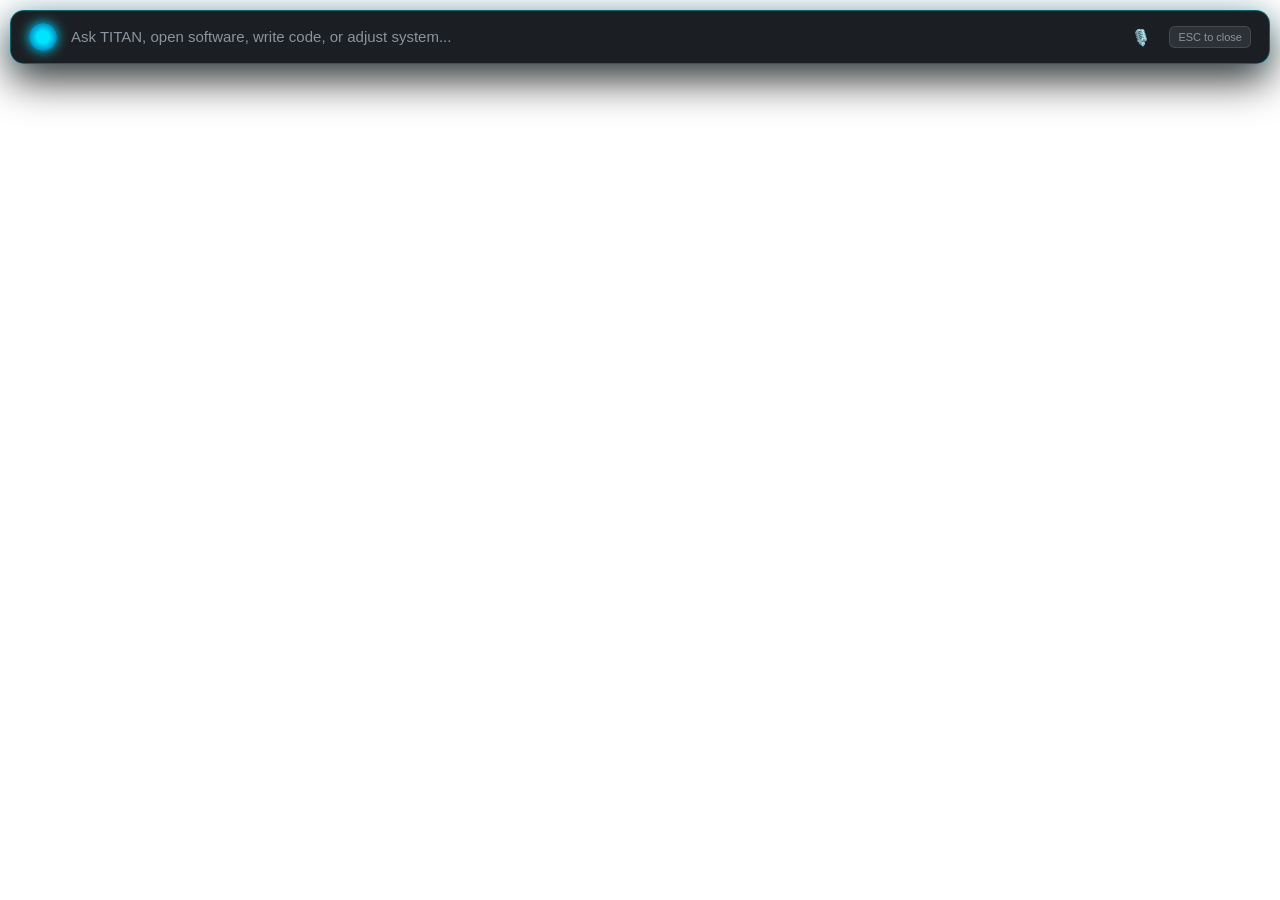
<file: ui/static/spotlight.html>
<!DOCTYPE html>
<html lang="en">
<head>
  <meta charset="UTF-8">
  <meta name="viewport" content="width=device-width, initial-scale=1.0">
  <title>TITAN Spotlight</title>
  <style>
    * {
      box-sizing: border-box;
      margin: 0;
      padding: 0;
      font-family: -apple-system, BlinkMacSystemFont, "Segoe UI", Roboto, Oxygen, Ubuntu, Cantarell, sans-serif;
      user-select: none;
    }
    body {
      background: transparent;
      overflow: hidden;
      display: flex;
      justify-content: center;
      align-items: flex-start;
      padding: 10px;
    }
    .spotlight-container {
      width: 100%;
      background: rgba(13, 17, 23, 0.94);
      backdrop-filter: blur(20px);
      -webkit-backdrop-filter: blur(20px);
      border: 1px solid rgba(0, 229, 255, 0.35);
      border-radius: 14px;
      box-shadow: 0 16px 40px rgba(0, 0, 0, 0.8), 0 0 25px rgba(0, 229, 255, 0.2);
      overflow: hidden;
      transition: all 0.25s cubic-bezier(0.16, 1, 0.3, 1);
      -webkit-app-region: drag;
    }
    .input-bar {
      display: flex;
      align-items: center;
      padding: 12px 18px;
      gap: 14px;
    }
    .arc-reactor {
      width: 28px;
      height: 28px;
      border-radius: 50%;
      background: radial-gradient(circle, #00e5ff 30%, #0077b6 80%);
      box-shadow: 0 0 12px #00e5ff;
      flex-shrink: 0;
      animation: pulse 2.5s infinite alternate;
    }
    @keyframes pulse {
      0% { box-shadow: 0 0 8px #00e5ff; }
      100% { box-shadow: 0 0 18px #00e5ff, 0 0 28px rgba(0, 229, 255, 0.4); }
    }
    input {
      flex: 1;
      background: transparent;
      border: none;
      outline: none;
      color: #f0f6fc;
      font-size: 17px;
      font-weight: 500;
      -webkit-app-region: no-drag;
    }
    input::placeholder {
      color: #8b949e;
      font-size: 15px;
    }
    .badge {
      font-size: 11px;
      padding: 4px 8px;
      border-radius: 6px;
      background: rgba(255, 255, 255, 0.08);
      color: #8b949e;
      border: 1px solid rgba(255, 255, 255, 0.12);
      -webkit-app-region: no-drag;
    }
    .mic-btn {
      background: transparent;
      border: none;
      color: #00e5ff;
      font-size: 16px;
      cursor: pointer;
      padding: 4px;
      border-radius: 6px;
      transition: all 0.2s;
      -webkit-app-region: no-drag;
    }
    .mic-btn:hover {
      background: rgba(0, 229, 255, 0.15);
    }
    .result-pane {
      display: none;
      max-height: 280px;
      overflow-y: auto;
      padding: 12px 18px 16px 18px;
      border-top: 1px solid rgba(255, 255, 255, 0.08);
      color: #c9d1d9;
      font-size: 14px;
      line-height: 1.5;
      -webkit-app-region: no-drag;
    }
    .result-pane.active {
      display: block;
    }
    .spinner {
      display: inline-block;
      width: 14px;
      height: 14px;
      border: 2px solid rgba(0, 229, 255, 0.3);
      border-radius: 50%;
      border-top-color: #00e5ff;
      animation: spin 0.8s linear infinite;
      margin-right: 8px;
      vertical-align: middle;
    }
    @keyframes spin {
      to { transform: rotate(360deg); }
    }
  </style>
</head>
<body>
  <div class="spotlight-container" id="container">
    <div class="input-bar">
      <div class="arc-reactor"></div>
      <input type="text" id="spotlight-input" placeholder="Ask TITAN, open software, write code, or adjust system..." autofocus />
      <button class="mic-btn" id="mic-btn" title="Speak command">🎙️</button>
      <span class="badge">ESC to close</span>
    </div>
    <div class="result-pane" id="result-pane"></div>
  </div>

  <script>
    const input = document.getElementById('spotlight-input');
    const resultPane = document.getElementById('result-pane');
    const micBtn = document.getElementById('mic-btn');

    document.addEventListener('keydown', (e) => {
      if (e.key === 'Escape') {
        window.pywebview.api.hide_spotlight();
      } else if (e.key === 'Enter') {
        execute();
      }
    });

    micBtn.addEventListener('click', async () => {
      micBtn.style.color = '#ff4757';
      resultPane.classList.add('active');
      resultPane.innerHTML = '<span class="spinner"></span>Listening for your command, Sir...';
      try {
        const text = await window.pywebview.api.listen_voice();
        micBtn.style.color = '#00e5ff';
        if (text) {
          input.value = text;
          execute();
        } else {
          resultPane.innerHTML = 'No speech detected.';
        }
      } catch (err) {
        micBtn.style.color = '#00e5ff';
        resultPane.innerHTML = 'Microphone error: ' + err;
      }
    });

    async function execute() {
      const q = input.value.trim();
      if (!q) return;

      resultPane.classList.add('active');
      resultPane.innerHTML = '<span class="spinner"></span>TITAN is executing...';

      try {
        const res = await window.pywebview.api.execute_command(q);
        resultPane.innerHTML = res.replace(/\\n/g, '<br/>');
      } catch (err) {
        resultPane.innerHTML = '<span style="color:#ff6b6b">Error: ' + err + '</span>';
      }
    }
  </script>
</body>
</html>
</file>
<file: ui/static/style.css>
/* ==========================================================================
   TITAN Modern Desktop Design System v1.3
   Inspired by Linear, Raycast, and Vercel dark stealth aesthetics.
   ========================================================================== */

:root {
  --bg-app: #090a0f;
  --bg-surface: #0e1118;
  --bg-card: #141722;
  --bg-card-hover: #191e2c;
  --bg-input: #121520;
  
  --border-subtle: rgba(255, 255, 255, 0.07);
  --border-hover: rgba(255, 255, 255, 0.15);
  --border-active: rgba(99, 102, 241, 0.4);
  
  --text-primary: #f8fafc;
  --text-secondary: #94a3b8;
  --text-muted: #64748b;
  
  --brand-primary: #6366f1;
  --brand-glow: rgba(99, 102, 241, 0.25);
  
  --accent-cyan: #06b6d4;
  --accent-emerald: #10b981;
  --accent-amber: #f59e0b;
  --accent-rose: #f43f5e;
  
  --font-sans: 'Inter', -apple-system, BlinkMacSystemFont, 'Segoe UI', Roboto, sans-serif;
  --font-mono: 'JetBrains Mono', Consolas, monospace;

  --ease-spring: cubic-bezier(0.16, 1, 0.3, 1);
  --radius-sm: 6px;
  --radius-md: 10px;
  --radius-lg: 14px;
}

* {
  box-sizing: border-box;
  margin: 0;
  padding: 0;
  user-select: none;
}

body.dark-theme {
  background-color: var(--bg-app);
  color: var(--text-primary);
  font-family: var(--font-sans);
  font-size: 14px;
  line-height: 1.5;
  height: 100vh;
  width: 100vw;
  overflow: hidden;
  -webkit-font-smoothing: antialiased;
}

/* ==================== APP SHELL & TITLEBAR ==================== */
.app-shell {
  display: flex;
  flex-direction: column;
  height: 100vh;
  width: 100vw;
  background: radial-gradient(circle at 50% 0%, #151928 0%, #090a0f 65%);
}

.app-titlebar {
  display: flex;
  justify-content: space-between;
  align-items: center;
  height: 48px;
  padding: 0 16px;
  border-bottom: 1px solid var(--border-subtle);
  background: rgba(9, 10, 15, 0.8);
  backdrop-filter: blur(12px);
  z-index: 100;
  -webkit-app-region: drag;
  user-select: none;
}

.titlebar-left, .titlebar-right, .app-nav, .telemetry-badges, .window-controls, .win-btn, .nav-btn, .chip {
  -webkit-app-region: no-drag;
}

.titlebar-left {
  display: flex;
  align-items: center;
  gap: 24px;
}

.app-brand {
  display: flex;
  align-items: center;
  gap: 10px;
}

.status-orb {
  width: 9px;
  height: 9px;
  border-radius: 50%;
  background: var(--accent-emerald);
  box-shadow: 0 0 10px var(--accent-emerald);
  transition: all 0.3s ease;
}

.status-orb.busy {
  background: var(--accent-amber);
  box-shadow: 0 0 10px var(--accent-amber);
}

.app-name {
  font-weight: 700;
  font-size: 13px;
  letter-spacing: 0.08em;
  color: var(--text-primary);
}

.app-version {
  font-family: var(--font-mono);
  font-size: 10px;
  color: var(--text-muted);
  background: var(--border-subtle);
  padding: 2px 6px;
  border-radius: 4px;
}

/* Navigation Tabs */
.app-nav {
  display: flex;
  align-items: center;
  gap: 4px;
  background: rgba(255, 255, 255, 0.03);
  padding: 3px;
  border-radius: var(--radius-sm);
  border: 1px solid var(--border-subtle);
}

.nav-btn {
  background: transparent;
  border: none;
  color: var(--text-secondary);
  font-family: var(--font-sans);
  font-size: 12px;
  font-weight: 500;
  padding: 5px 12px;
  border-radius: 4px;
  cursor: pointer;
  display: flex;
  align-items: center;
  gap: 6px;
  transition: all 0.18s var(--ease-spring);
}

.nav-btn .icon {
  width: 14px;
  height: 14px;
}

.nav-btn:hover {
  color: var(--text-primary);
  background: rgba(255, 255, 255, 0.05);
}

.nav-btn.active {
  color: var(--text-primary);
  background: var(--bg-card);
  box-shadow: 0 1px 3px rgba(0, 0, 0, 0.4);
}

/* Titlebar Right (Telemetry Chips & Window Controls) */
.titlebar-right {
  display: flex;
  align-items: center;
  gap: 16px;
}

.telemetry-badges {
  display: flex;
  align-items: center;
  gap: 8px;
}

.chip {
  display: flex;
  align-items: center;
  gap: 6px;
  font-family: var(--font-mono);
  font-size: 11px;
  background: rgba(255, 255, 255, 0.03);
  border: 1px solid var(--border-subtle);
  padding: 4px 10px;
  border-radius: 20px;
}

.chip-dot {
  width: 6px;
  height: 6px;
  border-radius: 50%;
  background: var(--brand-primary);
}

.chip-label {
  color: var(--text-muted);
}

.chip-val {
  color: var(--text-secondary);
  font-weight: 500;
}

.chip-val.active {
  color: var(--accent-emerald);
}

.window-controls {
  display: flex;
  align-items: center;
  gap: 6px;
}

.win-btn {
  background: transparent;
  border: none;
  color: var(--text-muted);
  width: 28px;
  height: 28px;
  border-radius: 4px;
  cursor: pointer;
  display: flex;
  align-items: center;
  justify-content: center;
  transition: all 0.15s ease;
}

.win-btn svg {
  width: 11px;
  height: 11px;
}

.win-btn:hover {
  color: var(--text-primary);
  background: rgba(255, 255, 255, 0.08);
}

.win-btn.close:hover {
  background: var(--accent-rose);
  color: #fff;
}

/* ==================== VIEW SWITCHER PANELS ==================== */
.app-body {
  flex: 1;
  min-height: 0;
  display: flex;
}

.view-panel {
  display: none;
  flex: 1;
  height: 100%;
  min-height: 0;
}

.view-panel.active {
  display: flex;
}

/* ==================== WORKSPACE / CHAT VIEW ==================== */
#tab-chat {
  display: none;
  gap: 1px;
  background: var(--border-subtle);
}

#tab-chat.active {
  display: flex;
}

/* Left Sidebar */
.sidebar-panel {
  width: 270px;
  background: var(--bg-surface);
  padding: 16px;
  display: flex;
  flex-direction: column;
  gap: 20px;
}

.section-title {
  font-size: 11px;
  font-weight: 600;
  text-transform: uppercase;
  letter-spacing: 0.05em;
  color: var(--text-muted);
  margin-bottom: 10px;
}

.action-grid {
  display: flex;
  flex-direction: column;
  gap: 6px;
}

.action-card {
  display: flex;
  align-items: center;
  gap: 12px;
  padding: 10px 12px;
  background: var(--bg-card);
  border: 1px solid var(--border-subtle);
  border-radius: var(--radius-sm);
  color: var(--text-primary);
  text-align: left;
  cursor: pointer;
  transition: all 0.18s var(--ease-spring);
}

.action-card:hover {
  background: var(--bg-card-hover);
  border-color: var(--border-hover);
  transform: translateY(-1px);
}

.action-icon {
  font-size: 16px;
}

.action-name {
  font-size: 12px;
  font-weight: 600;
  color: var(--text-primary);
}

.action-desc {
  font-size: 11px;
  color: var(--text-muted);
}

.mt-auto { margin-top: auto; }
.mt-2 { margin-top: 8px; }
.mt-3 { margin-top: 12px; }
.mt-4 { margin-top: 18px; }

/* Metrics Card */
.metrics-card {
  background: var(--bg-card);
  border: 1px solid var(--border-subtle);
  border-radius: var(--radius-sm);
  padding: 12px;
}

.metric-row {
  display: flex;
  justify-content: space-between;
  font-size: 11px;
  margin-bottom: 4px;
}

.m-label { color: var(--text-muted); }
.m-val { font-family: var(--font-mono); color: var(--text-secondary); font-weight: 500; }

.m-bar {
  height: 4px;
  background: rgba(255, 255, 255, 0.05);
  border-radius: 2px;
  overflow: hidden;
}

.m-fill { height: 100%; transition: width 0.4s ease; }
.m-fill.purple { background: var(--brand-primary); }
.m-fill.blue { background: var(--accent-cyan); }
.m-fill.green { background: var(--accent-emerald); }

/* Main Chat Workspace */
.chat-workspace {
  flex: 1;
  background: var(--bg-app);
  display: flex;
  flex-direction: column;
  min-height: 0;
  position: relative;
}

/* Sleek Minimal Siri/Voice Orb */
.minimal-orb-wrapper {
  display: flex;
  flex-direction: column;
  align-items: center;
  justify-content: center;
  padding: 18px 0 10px;
  flex-shrink: 0;
}

.voice-orb {
  width: 52px;
  height: 52px;
  position: relative;
  display: flex;
  align-items: center;
  justify-content: center;
  cursor: pointer;
  transition: transform 0.25s var(--ease-spring);
}

.voice-orb:hover {
  transform: scale(1.05);
}

.orb-layer {
  position: absolute;
  width: 100%;
  height: 100%;
  border-radius: 50%;
  filter: blur(12px);
  opacity: 0.6;
}

.orb-layer.layer-1 {
  background: radial-gradient(circle, #6366f1 0%, transparent 70%);
  animation: pulse-orb 4s infinite alternate ease-in-out;
}

.orb-layer.layer-2 {
  background: radial-gradient(circle, #06b6d4 0%, transparent 70%);
  animation: pulse-orb 3s infinite alternate-reverse ease-in-out;
}

.orb-core {
  width: 16px;
  height: 16px;
  border-radius: 50%;
  background: #ffffff;
  box-shadow: 0 0 16px #6366f1, 0 0 32px #06b6d4;
}

.voice-orb.listening .orb-core {
  background: var(--accent-rose);
  box-shadow: 0 0 20px var(--accent-rose);
}

@keyframes pulse-orb {
  0% { transform: scale(0.9) rotate(0deg); opacity: 0.5; }
  100% { transform: scale(1.15) rotate(180deg); opacity: 0.85; }
}

.orb-status {
  font-size: 11px;
  color: var(--text-muted);
  margin-top: 6px;
  letter-spacing: 0.02em;
}

/* OpenJarvis Agent Mode Switcher Bar */
.agent-mode-bar {
  display: flex;
  align-items: center;
  justify-content: center;
  flex-wrap: wrap;
  gap: 8px;
  padding: 6px 16px 10px;
  flex-shrink: 0;
  border-bottom: 1px solid var(--border-subtle);
  background: rgba(14, 17, 24, 0.4);
}

.mode-label {
  font-size: 10px;
  color: var(--text-muted);
  font-weight: 600;
  text-transform: uppercase;
  letter-spacing: 0.06em;
}

.mode-pill {
  background: rgba(255, 255, 255, 0.04);
  border: 1px solid var(--border-subtle);
  color: var(--text-secondary);
  font-size: 11px;
  font-weight: 500;
  padding: 4px 10px;
  border-radius: 20px;
  cursor: pointer;
  transition: all 0.18s ease;
  display: flex;
  align-items: center;
  gap: 4px;
}

.mode-pill:hover {
  background: rgba(255, 255, 255, 0.08);
  color: var(--text-primary);
  border-color: var(--border-hover);
}

.mode-pill.active {
  background: rgba(99, 102, 241, 0.18);
  border-color: rgba(99, 102, 241, 0.6);
  color: #fff;
  box-shadow: 0 0 10px rgba(99, 102, 241, 0.2);
}

/* Conversation Thread */
.conversation-thread {
  flex: 1 1 auto;
  overflow-y: auto;
  min-height: 0;
  padding: 16px 28px;
  display: flex;
  flex-direction: column;
  gap: 16px;
  scroll-behavior: smooth;
}

.conversation-thread::-webkit-scrollbar { width: 5px; }
.conversation-thread::-webkit-scrollbar-thumb {
  background: rgba(255, 255, 255, 0.12);
  border-radius: 4px;
}

.message {
  display: flex;
  flex-direction: column;
  max-width: 78%;
  user-select: text;
}

.message.assistant {
  align-self: flex-start;
}

.message.user {
  align-self: flex-end;
}

.message-meta {
  display: flex;
  align-items: center;
  gap: 8px;
  font-size: 11px;
  margin-bottom: 4px;
}

.message.assistant .author {
  color: var(--brand-primary);
  font-weight: 600;
}

.message.user .author {
  color: var(--text-secondary);
  font-weight: 500;
  margin-left: auto;
}

.timestamp {
  color: var(--text-muted);
}

.message-body {
  padding: 12px 16px;
  border-radius: var(--radius-md);
  font-size: 14px;
  line-height: 1.6;
}

.message.assistant .message-body {
  background: var(--bg-card);
  border: 1px solid var(--border-subtle);
  color: var(--text-primary);
}

.message.user .message-body {
  background: var(--brand-primary);
  color: #ffffff;
}

/* Rich Code Cards & Syntax Highlighting */
.code-card {
  margin: 10px 0;
  background: #090d16;
  border: 1px solid rgba(0, 229, 255, 0.25);
  border-radius: 8px;
  overflow: hidden;
  box-shadow: 0 4px 20px rgba(0, 0, 0, 0.4);
}

.code-header {
  display: flex;
  justify-content: space-between;
  align-items: center;
  padding: 6px 12px;
  background: rgba(255, 255, 255, 0.04);
  border-bottom: 1px solid rgba(255, 255, 255, 0.08);
}

.code-header .lang-tag {
  font-family: var(--font-mono);
  font-size: 11px;
  font-weight: 600;
  color: #00e5ff;
  letter-spacing: 0.05em;
  text-transform: uppercase;
}

.code-header .copy-btn {
  background: rgba(255, 255, 255, 0.06);
  border: 1px solid rgba(255, 255, 255, 0.12);
  color: #c9d1d9;
  font-size: 11px;
  padding: 2px 8px;
  border-radius: 4px;
  cursor: pointer;
  transition: all 0.2s;
}

.code-header .copy-btn:hover {
  background: #00e5ff;
  color: #000000;
}

.code-card pre {
  margin: 0;
  padding: 12px;
  overflow-x: auto;
  font-family: var(--font-mono);
  font-size: 13px;
  line-height: 1.5;
  color: #e6edf3;
}

/* Live Action Cards */
.action-card {
  margin: 10px 0;
  background: linear-gradient(135deg, rgba(0, 229, 255, 0.08) 0%, rgba(9, 13, 22, 0.95) 100%);
  border: 1px solid rgba(0, 229, 255, 0.35);
  border-left: 4px solid #00e5ff;
  border-radius: 8px;
  padding: 12px 16px;
  box-shadow: 0 4px 15px rgba(0, 229, 255, 0.1);
}

.action-card-header {
  display: flex;
  justify-content: space-between;
  align-items: center;
  margin-bottom: 6px;
}

.action-badge {
  font-family: var(--font-mono);
  font-size: 10px;
  font-weight: 700;
  letter-spacing: 0.08em;
  color: #00e5ff;
  display: flex;
  align-items: center;
  gap: 5px;
}

.action-badge::before {
  content: "";
  display: inline-block;
  width: 6px;
  height: 6px;
  border-radius: 50%;
  background: #00e5ff;
  box-shadow: 0 0 8px #00e5ff;
}

.action-status {
  font-size: 11px;
  font-weight: 600;
  color: #10b981;
}

.action-card-body {
  font-size: 13.5px;
  color: #f0f6fc;
  line-height: 1.5;
}

/* Step Progress Indicator (Thinking) */
.thinking-card {
  display: flex;
  align-items: center;
  gap: 10px;
  padding: 8px 14px;
  background: rgba(255, 255, 255, 0.03);
  border: 1px solid rgba(255, 255, 255, 0.08);
  border-radius: 6px;
  font-size: 12px;
  color: #8b949e;
  margin-bottom: 6px;
}

.thinking-spinner {
  width: 12px;
  height: 12px;
  border: 2px solid rgba(0, 229, 255, 0.2);
  border-top-color: #00e5ff;
  border-radius: 50%;
  animation: spin 0.8s linear infinite;
}

/* Fixed Command Bar (Raycast / Linear style) */
.command-bar-wrapper {
  padding: 14px 28px 20px;
  flex-shrink: 0;
}

.command-bar {
  display: flex;
  align-items: center;
  gap: 10px;
  background: var(--bg-card);
  border: 1px solid var(--border-hover);
  border-radius: var(--radius-lg);
  padding: 8px 12px;
  box-shadow: 0 8px 24px rgba(0, 0, 0, 0.4);
  transition: all 0.2s ease;
}

.command-bar:focus-within {
  border-color: var(--brand-primary);
  box-shadow: 0 0 0 3px var(--brand-glow), 0 8px 24px rgba(0, 0, 0, 0.5);
}

.voice-btn {
  background: transparent;
  border: none;
  color: var(--text-muted);
  cursor: pointer;
  display: flex;
  align-items: center;
  justify-content: center;
  width: 32px;
  height: 32px;
  border-radius: var(--radius-sm);
  transition: all 0.15s ease;
}

.voice-btn svg { width: 16px; height: 16px; }

.voice-btn:hover {
  color: var(--text-primary);
  background: rgba(255, 255, 255, 0.06);
}

.voice-btn.active {
  color: var(--accent-rose);
  background: rgba(244, 63, 94, 0.15);
}

.command-bar input {
  flex: 1;
  background: transparent;
  border: none;
  outline: none;
  color: var(--text-primary);
  font-family: var(--font-sans);
  font-size: 14px;
}

.command-bar input::placeholder {
  color: var(--text-muted);
}

.bar-actions {
  display: flex;
  align-items: center;
  gap: 8px;
}

.kbd-hint {
  font-family: var(--font-mono);
  font-size: 10px;
  color: var(--text-muted);
  background: rgba(255, 255, 255, 0.05);
  padding: 3px 6px;
  border-radius: 4px;
}

.submit-btn {
  background: var(--brand-primary);
  border: none;
  color: #fff;
  width: 28px;
  height: 28px;
  border-radius: var(--radius-sm);
  cursor: pointer;
  display: flex;
  align-items: center;
  justify-content: center;
  transition: all 0.15s ease;
}

.submit-btn svg { width: 14px; height: 14px; }
.submit-btn:hover { opacity: 0.9; transform: scale(1.04); }

/* ==================== PANELS (MODELS, RESEARCH, SETTINGS) ==================== */
.panel-container {
  padding: 32px 40px;
  flex: 1;
  overflow-y: auto;
}

.panel-header h2 {
  font-size: 20px;
  font-weight: 600;
  margin-bottom: 4px;
}

.panel-header p {
  color: var(--text-secondary);
  font-size: 13px;
  margin-bottom: 24px;
}

.card-grid {
  display: grid;
  grid-template-columns: repeat(auto-fit, minmax(280px, 1fr));
  gap: 20px;
}

.card {
  background: var(--bg-card);
  border: 1px solid var(--border-subtle);
  border-radius: var(--radius-md);
  padding: 20px;
  display: flex;
  flex-direction: column;
  transition: all 0.2s var(--ease-spring);
}

.card:hover {
  background: var(--bg-card-hover);
  border-color: var(--border-hover);
  transform: translateY(-2px);
}

.card.active {
  border-color: var(--brand-primary);
  box-shadow: 0 0 0 1px var(--brand-primary);
}

.card-top {
  display: flex;
  justify-content: space-between;
  align-items: center;
  margin-bottom: 12px;
}

.badge {
  font-size: 10px;
  font-weight: 600;
  padding: 3px 8px;
  border-radius: 12px;
  background: rgba(255, 255, 255, 0.05);
  color: var(--text-muted);
}

.badge.active {
  background: rgba(16, 185, 129, 0.15);
  color: var(--accent-emerald);
}

.param-tag {
  font-family: var(--font-mono);
  font-size: 11px;
  color: var(--text-muted);
}

.card h3 {
  font-size: 16px;
  margin-bottom: 6px;
}

.desc {
  font-size: 13px;
  color: var(--text-secondary);
  flex: 1;
  margin-bottom: 16px;
}

.spec-list {
  background: rgba(0, 0, 0, 0.25);
  border-radius: var(--radius-sm);
  padding: 10px;
  display: flex;
  flex-direction: column;
  gap: 6px;
  margin-bottom: 16px;
  font-size: 12px;
}

.spec-row {
  display: flex;
  justify-content: space-between;
  color: var(--text-muted);
}

.spec-row strong {
  color: var(--text-secondary);
  font-family: var(--font-mono);
}

/* Buttons */
.btn {
  font-family: var(--font-sans);
  font-size: 13px;
  font-weight: 500;
  padding: 9px 16px;
  border-radius: var(--radius-sm);
  cursor: pointer;
  border: none;
  display: flex;
  align-items: center;
  justify-content: center;
  gap: 8px;
  transition: all 0.15s ease;
}

.btn.primary {
  background: var(--brand-primary);
  color: #fff;
}

.btn.primary:hover { opacity: 0.9; }

.btn.secondary {
  background: rgba(255, 255, 255, 0.05);
  border: 1px solid var(--border-subtle);
  color: var(--text-primary);
}

.btn.secondary:hover {
  background: rgba(255, 255, 255, 0.1);
}

.icon-sm { width: 14px; height: 14px; }

/* Settings Form */
.settings-form {
  max-width: 480px;
}

.form-group {
  display: flex;
  flex-direction: column;
  gap: 6px;
}

.form-group label {
  font-size: 13px;
  font-weight: 500;
  color: var(--text-secondary);
}

.input-field {
  background: var(--bg-card);
  border: 1px solid var(--border-subtle);
  border-radius: var(--radius-sm);
  padding: 9px 12px;
  color: var(--text-primary);
  font-family: var(--font-sans);
  font-size: 13px;
  outline: none;
  transition: border-color 0.15s ease;
}

.input-field:focus {
  border-color: var(--brand-primary);
}

.hint {
  font-size: 11px;
  color: var(--text-muted);
}

.toggle-row {
  display: flex;
  align-items: center;
  gap: 10px;
  font-size: 13px;
  color: var(--text-secondary);
}

.form-actions {
  display: flex;
  gap: 10px;
}

/* ==========================================================================
   TOP MNC UPGRADE: DYNAMIC WAVEFORM EQUALIZER (SIRI / COPILOT STYLE)
   ========================================================================== */
.waveform-visualizer {
  display: flex;
  align-items: center;
  justify-content: center;
  gap: 4px;
  height: 18px;
  margin-top: 6px;
  opacity: 0.35;
  transition: opacity 0.3s ease;
}

.waveform-visualizer.active {
  opacity: 1;
}

.wave-bar {
  width: 3.5px;
  height: 4px;
  background: linear-gradient(180deg, #6366f1 0%, #06b6d4 100%);
  border-radius: 4px;
  transition: height 0.15s ease;
}

.waveform-visualizer.active .wave-bar {
  animation: wave-equalizer 0.8s infinite ease-in-out alternate;
}

.waveform-visualizer.active .bar-1 { animation-delay: 0.0s; height: 14px; }
.waveform-visualizer.active .bar-2 { animation-delay: 0.15s; height: 18px; }
.waveform-visualizer.active .bar-3 { animation-delay: 0.3s; height: 22px; }
.waveform-visualizer.active .bar-4 { animation-delay: 0.2s; height: 16px; }
.waveform-visualizer.active .bar-5 { animation-delay: 0.1s; height: 12px; }

@keyframes wave-equalizer {
  0% { transform: scaleY(0.3); opacity: 0.6; }
  100% { transform: scaleY(1.4); opacity: 1; filter: drop-shadow(0 0 6px #6366f1); }
}

/* ==========================================================================
   SPOTLIGHT COMMAND PALETTE (RAYCAST / APPLE SPOTLIGHT STYLE)
   ========================================================================== */
.spotlight-trigger-btn {
  background: rgba(255, 255, 255, 0.05);
  border: 1px solid var(--border-subtle);
  border-radius: var(--radius-sm);
  padding: 4px 8px;
  display: flex;
  align-items: center;
  gap: 6px;
  color: var(--text-secondary);
  cursor: pointer;
  font-family: var(--font-sans);
  font-size: 11px;
  transition: all 0.2s ease;
}

.spotlight-trigger-btn:hover {
  background: rgba(255, 255, 255, 0.12);
  color: #fff;
  border-color: rgba(99, 102, 241, 0.5);
}

.spotlight-kbd-tag {
  background: rgba(0, 0, 0, 0.4);
  padding: 1px 5px;
  border-radius: 3px;
  font-family: var(--font-mono);
  font-size: 10px;
  color: var(--text-muted);
}

.spotlight-overlay {
  position: fixed;
  inset: 0;
  background: rgba(3, 7, 18, 0.7);
  backdrop-filter: blur(12px);
  -webkit-backdrop-filter: blur(12px);
  z-index: 9999;
  display: none;
  align-items: flex-start;
  justify-content: center;
  padding-top: 14vh;
  animation: fadeIn 0.15s ease-out;
}

.spotlight-overlay.active {
  display: flex;
}

.spotlight-dialog {
  width: 620px;
  max-width: 90vw;
  background: rgba(15, 23, 42, 0.95);
  border: 1px solid rgba(255, 255, 255, 0.12);
  border-radius: 14px;
  box-shadow: 0 25px 50px -12px rgba(0, 0, 0, 0.7), 0 0 40px rgba(99, 102, 241, 0.15);
  overflow: hidden;
  display: flex;
  flex-direction: column;
}

.spotlight-input-row {
  display: flex;
  align-items: center;
  padding: 14px 18px;
  border-bottom: 1px solid rgba(255, 255, 255, 0.08);
  gap: 12px;
}

.spotlight-icon {
  width: 20px;
  height: 20px;
  color: var(--text-muted);
  flex-shrink: 0;
}

.spotlight-input-row input {
  flex: 1;
  background: transparent;
  border: none;
  outline: none;
  color: #fff;
  font-size: 15px;
  font-family: var(--font-sans);
}

.spotlight-kbd {
  background: rgba(255, 255, 255, 0.08);
  border: 1px solid rgba(255, 255, 255, 0.1);
  padding: 2px 7px;
  border-radius: 4px;
  font-size: 11px;
  font-family: var(--font-mono);
  color: var(--text-muted);
  cursor: pointer;
}

.spotlight-list {
  max-height: 380px;
  overflow-y: auto;
  padding: 8px;
}

.spotlight-item {
  display: flex;
  align-items: center;
  gap: 12px;
  padding: 10px 14px;
  border-radius: 8px;
  cursor: pointer;
  color: var(--text-secondary);
  transition: all 0.12s ease;
}

.spotlight-item:hover, .spotlight-item.selected {
  background: rgba(99, 102, 241, 0.18);
  color: #fff;
}

.spotlight-item-icon {
  font-size: 18px;
  width: 28px;
  text-align: center;
  flex-shrink: 0;
}

.spotlight-item-info {
  flex: 1;
  display: flex;
  flex-direction: column;
}

.spotlight-item-title {
  font-size: 13.5px;
  font-weight: 500;
  color: #fff;
}

.spotlight-item-desc {
  font-size: 11.5px;
  color: var(--text-muted);
}

.spotlight-item-tag {
  font-size: 11px;
  font-family: var(--font-mono);
  color: var(--text-muted);
  background: rgba(255, 255, 255, 0.05);
  padding: 2px 6px;
  border-radius: 4px;
}

.spotlight-footer {
  display: flex;
  align-items: center;
  justify-content: space-between;
  padding: 10px 18px;
  background: rgba(0, 0, 0, 0.25);
  border-top: 1px solid rgba(255, 255, 255, 0.06);
  font-size: 11px;
  color: var(--text-muted);
}

/* ==========================================================================
   EXECUTIVE PROFILE & KNOWLEDGE GRAPH VIEW
   ========================================================================== */
.profile-grid {
  display: grid;
  grid-template-columns: 360px 1fr;
  gap: 20px;
  margin-top: 16px;
}

.profile-card, .facts-card {
  background: var(--bg-card);
  border: 1px solid var(--border-subtle);
  border-radius: var(--radius-md);
  padding: 22px;
}

.profile-card-header {
  display: flex;
  align-items: center;
  gap: 14px;
  padding-bottom: 16px;
  border-bottom: 1px solid var(--border-subtle);
}

.profile-avatar {
  font-size: 32px;
  width: 54px;
  height: 54px;
  border-radius: 50%;
  background: rgba(99, 102, 241, 0.15);
  border: 1px solid rgba(99, 102, 241, 0.3);
  display: flex;
  align-items: center;
  justify-content: center;
}

.profile-role {
  font-size: 12px;
  color: var(--brand-secondary);
}

.profile-fields .field-row {
  display: flex;
  flex-direction: column;
  gap: 4px;
}

.f-label {
  font-size: 11.5px;
  font-weight: 500;
  color: var(--text-muted);
}

.f-val {
  font-size: 13px;
  color: var(--text-primary);
  font-family: var(--font-mono);
}

.input-field-sm {
  background: rgba(0, 0, 0, 0.3);
  border: 1px solid var(--border-subtle);
  border-radius: var(--radius-sm);
  padding: 6px 10px;
  color: var(--text-primary);
  font-size: 12.5px;
  font-family: var(--font-sans);
  outline: none;
}

.input-field-sm:focus {
  border-color: var(--brand-primary);
}

.btn-sm {
  padding: 6px 12px;
  font-size: 12px;
}

.facts-header {
  display: flex;
  align-items: center;
  justify-content: space-between;
}

.facts-list {
  margin-top: 14px;
  max-height: 280px;
  overflow-y: auto;
  display: flex;
  flex-direction: column;
  gap: 8px;
}

.fact-item {
  display: flex;
  align-items: center;
  justify-content: space-between;
  padding: 9px 12px;
  background: rgba(255, 255, 255, 0.03);
  border: 1px solid rgba(255, 255, 255, 0.05);
  border-radius: var(--radius-sm);
  font-size: 12.5px;
}

.fact-meta {
  display: flex;
  align-items: center;
  gap: 8px;
}

.fact-cat-tag {
  background: rgba(99, 102, 241, 0.15);
  color: var(--brand-secondary);
  font-size: 10px;
  padding: 2px 6px;
  border-radius: 4px;
  text-transform: uppercase;
  font-family: var(--font-mono);
}

.fact-body strong {
  color: #fff;
  margin-right: 4px;
}

.del-fact-btn {
  background: transparent;
  border: none;
  color: var(--text-muted);
  cursor: pointer;
  font-size: 14px;
  padding: 2px 6px;
  border-radius: 4px;
}

.del-fact-btn:hover {
  color: var(--accent-rose);
  background: rgba(244, 63, 94, 0.1);
}

.add-fact-row {
  display: flex;
  gap: 8px;
}

.cat-input { width: 120px; }
.subj-input { width: 140px; }
.fact-input { flex: 1; }

/* ==========================================================================
   CLAUDE & LOVABLE STYLE LIVE INTERACTIVE ARTIFACTS PANEL
   ========================================================================== */
.artifacts-panel {
  display: none;
  width: 500px;
  max-width: 50vw;
  background: var(--bg-surface);
  border-left: 1px solid var(--border-subtle);
  flex-direction: column;
  height: 100%;
  animation: slideInRight 0.25s var(--ease-spring);
  z-index: 10;
}

.artifacts-panel.active {
  display: flex;
}

@keyframes slideInRight {
  from { transform: translateX(100%); opacity: 0; }
  to { transform: translateX(0); opacity: 1; }
}

.artifacts-header {
  display: flex;
  align-items: center;
  justify-content: space-between;
  padding: 12px 16px;
  border-bottom: 1px solid var(--border-subtle);
  background: rgba(0, 0, 0, 0.2);
}

.artifacts-title-area {
  display: flex;
  align-items: center;
  gap: 10px;
}

.artifacts-icon {
  font-size: 18px;
  width: 32px;
  height: 32px;
  border-radius: 8px;
  background: rgba(99, 102, 241, 0.15);
  display: flex;
  align-items: center;
  justify-content: center;
  color: #818cf8;
}

.artifacts-title {
  font-size: 13.5px;
  font-weight: 600;
  color: #fff;
}

.artifacts-sub {
  font-size: 11px;
  color: var(--text-muted);
}

.artifacts-actions {
  display: flex;
  align-items: center;
  gap: 8px;
}

.tab-toggle-pill {
  display: flex;
  background: rgba(0, 0, 0, 0.3);
  border: 1px solid var(--border-subtle);
  border-radius: 6px;
  padding: 2px;
}

.pill-btn {
  background: transparent;
  border: none;
  color: var(--text-muted);
  font-size: 11.5px;
  padding: 4px 10px;
  border-radius: 4px;
  cursor: pointer;
  font-weight: 500;
  transition: all 0.15s ease;
}

.pill-btn.active {
  background: var(--brand-primary);
  color: #fff;
}

.icon-btn-sm {
  background: rgba(255, 255, 255, 0.05);
  border: 1px solid var(--border-subtle);
  color: var(--text-secondary);
  border-radius: 6px;
  width: 28px;
  height: 28px;
  display: flex;
  align-items: center;
  justify-content: center;
  cursor: pointer;
  transition: all 0.15s ease;
}

.icon-btn-sm svg {
  width: 14px;
  height: 14px;
}

.icon-btn-sm:hover {
  background: rgba(255, 255, 255, 0.12);
  color: #fff;
}

.artifacts-body {
  flex: 1;
  position: relative;
  overflow: hidden;
  background: #030712;
}

.artifacts-body.hidden {
  display: none;
}

#artifactIframe {
  width: 100%;
  height: 100%;
  border: none;
  background: transparent;
}

.artifact-code-pre {
  margin: 0;
  padding: 16px;
  height: 100%;
  overflow: auto;
  font-family: var(--font-mono);
  font-size: 12px;
  line-height: 1.6;
  color: #e5e7eb;
}

/* Perplexity Cited Source Cards */
.perplexity-sources-row {
  display: flex;
  gap: 8px;
  flex-wrap: wrap;
  margin: 8px 0 14px;
}

.perplexity-source-chip {
  display: flex;
  align-items: center;
  gap: 6px;
  background: rgba(99, 102, 241, 0.12);
  border: 1px solid rgba(99, 102, 241, 0.25);
  border-radius: 6px;
  padding: 4px 10px;
  font-size: 11.5px;
  color: #c7d2fe;
  cursor: pointer;
  text-decoration: none;
  transition: all 0.15s ease;
}

.perplexity-source-chip:hover {
  background: rgba(99, 102, 241, 0.25);
  border-color: #818cf8;
}

.source-idx {
  background: var(--brand-primary);
  color: #fff;
  font-size: 10px;
  font-weight: 700;
  border-radius: 3px;
  padding: 1px 4px;
  font-family: var(--font-mono);
}

/* ==========================================================================
   FUTURISTIC CYBERNETIC HERO SCREEN (Recreated from High-Tech Mockup)
   ========================================================================== */
.hero-screen {
  position: fixed;
  inset: 0;
  z-index: 99999;
  background-color: #030611;
  background-image: 
    url('assets/titan_hero_bg.png'),
    radial-gradient(ellipse 70% 60% at 75% 45%, rgba(6, 182, 212, 0.16), transparent 70%),
    radial-gradient(circle at 20% 35%, rgba(99, 102, 241, 0.12), transparent 50%),
    radial-gradient(circle at 50% 100%, #03050c 0%, #010204 100%);
  background-size: cover;
  background-position: center right;
  background-repeat: no-repeat;
  display: flex;
  flex-direction: column;
  justify-content: space-between;
  transition: opacity 0.45s cubic-bezier(0.16, 1, 0.3, 1), transform 0.45s cubic-bezier(0.16, 1, 0.3, 1);
  overflow: hidden;
  user-select: none;
}

.hero-screen.hidden {
  opacity: 0;
  pointer-events: none;
  transform: scale(0.985);
}

/* Ambient Subtle Lighting */
.hero-cyber-ambient-top {
  position: absolute;
  top: -120px;
  left: 50%;
  transform: translateX(-50%);
  width: 600px;
  height: 240px;
  background: radial-gradient(circle, rgba(56, 189, 248, 0.14) 0%, transparent 70%);
  filter: blur(50px);
  pointer-events: none;
}

.hero-cyber-ambient-orb {
  position: absolute;
  right: 28%;
  top: 45%;
  transform: translate(50%, -50%);
  width: 260px;
  height: 260px;
  background: radial-gradient(circle, rgba(6, 182, 212, 0.22) 0%, rgba(99, 102, 241, 0.1) 50%, transparent 75%);
  filter: blur(40px);
  pointer-events: none;
}

/* Top Cybernetic Navigation Bar */
.hero-cyber-nav {
  display: flex;
  justify-content: space-between;
  align-items: center;
  height: 54px;
  padding: 0 24px;
  z-index: 20;
  border-bottom: 1px solid rgba(56, 189, 248, 0.18);
  background: rgba(3, 7, 18, 0.55);
  backdrop-filter: blur(14px);
}

.hero-nav-brand {
  display: flex;
  align-items: center;
  gap: 12px;
  cursor: pointer;
}

.arc-reactor-emblem {
  width: 32px;
  height: 32px;
  display: flex;
  align-items: center;
  justify-content: center;
}

.arc-reactor-svg {
  width: 100%;
  height: 100%;
  filter: drop-shadow(0 0 8px rgba(56, 189, 248, 0.8));
  animation: arcPulse 4s infinite ease-in-out;
}

@keyframes arcPulse {
  0%, 100% { transform: scale(1); filter: drop-shadow(0 0 8px rgba(56, 189, 248, 0.8)); }
  50% { transform: scale(1.04); filter: drop-shadow(0 0 14px rgba(56, 189, 248, 1)); }
}

.hero-brand-name {
  font-family: 'Orbitron', var(--font-sans);
  font-size: 17px;
  font-weight: 800;
  letter-spacing: 0.18em;
  color: #ffffff;
  text-shadow: 0 0 12px rgba(56, 189, 248, 0.8), 0 0 24px rgba(56, 189, 248, 0.4);
}

/* Center Nav HUD Capsule */
.hero-nav-capsule {
  display: flex;
  align-items: center;
  gap: 4px;
  padding: 4px 6px;
  border-radius: 9999px;
  background: rgba(10, 18, 35, 0.7);
  border: 1px solid rgba(56, 189, 248, 0.25);
  box-shadow: 0 4px 20px rgba(0, 0, 0, 0.4), inset 0 0 12px rgba(56, 189, 248, 0.08);
}

.nav-hud-tab {
  display: flex;
  align-items: center;
  gap: 6px;
  padding: 6px 14px;
  border-radius: 9999px;
  color: #94a3b8;
  font-family: 'Rajdhani', sans-serif;
  font-size: 13.5px;
  font-weight: 600;
  letter-spacing: 0.03em;
  border: 1px solid transparent;
  background: transparent;
  cursor: pointer;
  transition: all 0.2s ease;
}

.nav-hud-tab svg {
  width: 14px;
  height: 14px;
}

.nav-hud-tab:hover {
  color: #38bdf8;
  background: rgba(56, 189, 248, 0.08);
}

.nav-hud-tab.active {
  color: #ffffff;
  background: linear-gradient(135deg, rgba(14, 165, 233, 0.35), rgba(99, 102, 241, 0.25));
  border-color: rgba(56, 189, 248, 0.5);
  box-shadow: 0 0 14px rgba(56, 189, 248, 0.35);
}

/* Right Nav Controls */
.hero-nav-actions {
  display: flex;
  align-items: center;
  gap: 14px;
}

.hero-online-status {
  display: flex;
  align-items: center;
  gap: 6px;
  padding: 4px 12px;
  border-radius: 9999px;
  background: rgba(16, 185, 129, 0.1);
  border: 1px solid rgba(16, 185, 129, 0.3);
  font-family: 'Rajdhani', sans-serif;
  font-size: 12px;
  font-weight: 700;
  color: #34d399;
  letter-spacing: 0.06em;
}

.online-dot {
  width: 6px;
  height: 6px;
  border-radius: 50%;
  background: #10b981;
  box-shadow: 0 0 8px #10b981;
  animation: heroPulseGreen 2s infinite;
}

.hero-theme-toggle {
  width: 30px;
  height: 30px;
  border-radius: 50%;
  background: rgba(255, 255, 255, 0.05);
  border: 1px solid rgba(255, 255, 255, 0.1);
  color: #94a3b8;
  display: flex;
  align-items: center;
  justify-content: center;
  cursor: pointer;
  transition: all 0.2s ease;
}

.hero-theme-toggle:hover {
  color: #ffffff;
  border-color: rgba(56, 189, 248, 0.4);
}

.hero-theme-toggle .theme-icon {
  width: 14px;
  height: 14px;
}

.hero-win-controls {
  display: flex;
  align-items: center;
  gap: 4px;
}

/* Main Stage Section */
.hero-cyber-stage {
  display: flex;
  justify-content: space-between;
  align-items: stretch;
  padding: 8px 36px 0;
  flex: 1;
  position: relative;
  max-width: 1560px;
  margin: 0 auto;
  width: 100%;
  z-index: 5;
  overflow: visible;
}

/* Left Column */
.hero-left-column {
  max-width: 580px;
  z-index: 10;
  text-align: left;
}

.hero-eyebrow {
  display: flex;
  align-items: center;
  gap: 10px;
  margin-bottom: 8px;
}

.dash-line {
  width: 26px;
  height: 1.5px;
  background: rgba(56, 189, 248, 0.5);
}

.eyebrow-text {
  font-family: 'Rajdhani', var(--font-mono);
  font-size: 11px;
  font-weight: 700;
  color: #64748b;
  letter-spacing: 0.14em;
  text-transform: uppercase;
}

.hero-cyber-title {
  font-family: 'Orbitron', var(--font-sans);
  font-size: 58px;
  font-weight: 900;
  letter-spacing: 0.14em;
  line-height: 1.1;
  margin: 6px 0 10px;
  text-transform: uppercase;
  background: linear-gradient(180deg, #ffffff 0%, #cbd5e1 35%, #38bdf8 70%, #1e40af 100%);
  -webkit-background-clip: text;
  -webkit-text-fill-color: transparent;
  filter: drop-shadow(0 0 20px rgba(56, 189, 248, 0.7)) drop-shadow(0 0 40px rgba(99, 102, 241, 0.4));
}

.hero-cyber-subtitle {
  font-family: 'Rajdhani', var(--font-sans);
  font-size: 24px;
  font-weight: 600;
  letter-spacing: 0.02em;
  color: #e2e8f0;
  margin-bottom: 12px;
}

.cyan-italic-glow {
  color: #38bdf8;
  font-style: italic;
  font-weight: 700;
  text-shadow: 0 0 16px rgba(56, 189, 248, 0.85);
}

.hero-cyber-desc {
  font-size: 14px;
  line-height: 1.6;
  color: #94a3b8;
  max-width: 490px;
  margin-bottom: 24px;
}

/* 5 Feature Badges */
.hero-cyber-badges {
  display: flex;
  gap: 12px;
  margin-bottom: 28px;
}

.cyber-badge-card {
  display: flex;
  flex-direction: column;
  align-items: center;
  justify-content: center;
  width: 86px;
  height: 80px;
  border-radius: 10px;
  background: rgba(10, 18, 35, 0.65);
  border: 1px solid rgba(56, 189, 248, 0.22);
  backdrop-filter: blur(8px);
  text-align: center;
  transition: all 0.25s ease;
  cursor: default;
}

.cyber-badge-card:hover {
  border-color: #38bdf8;
  background: rgba(14, 165, 233, 0.16);
  transform: translateY(-3px);
  box-shadow: 0 6px 20px rgba(56, 189, 248, 0.35);
}

.badge-icon {
  width: 24px;
  height: 24px;
  margin-bottom: 6px;
  display: flex;
  align-items: center;
  justify-content: center;
}

.badge-icon svg {
  width: 100%;
  height: 100%;
  filter: drop-shadow(0 0 6px rgba(56, 189, 248, 0.6));
}

.badge-label {
  font-family: 'Rajdhani', sans-serif;
  font-size: 11px;
  font-weight: 600;
  color: #cbd5e1;
  line-height: 1.25;
}

/* Action Buttons */
.hero-cyber-actions {
  display: flex;
  align-items: center;
  gap: 16px;
}

.hero-primary-glow-btn {
  display: inline-flex;
  align-items: center;
  gap: 10px;
  padding: 13px 30px;
  border-radius: 9999px;
  background: linear-gradient(135deg, #7c3aed 0%, #3b82f6 50%, #06b6d4 100%);
  border: 1px solid rgba(255, 255, 255, 0.35);
  color: #ffffff;
  font-family: 'Rajdhani', var(--font-sans);
  font-size: 16px;
  font-weight: 700;
  letter-spacing: 0.04em;
  cursor: pointer;
  box-shadow: 0 0 25px rgba(6, 182, 212, 0.5), 0 0 45px rgba(124, 58, 237, 0.35);
  transition: all 0.25s ease;
}

.hero-primary-glow-btn:hover {
  transform: scale(1.04);
  box-shadow: 0 0 35px rgba(6, 182, 212, 0.8), 0 0 60px rgba(124, 58, 237, 0.5);
  border-color: #ffffff;
}

.hero-primary-glow-btn:active {
  transform: scale(0.98);
}

.btn-play-orb {
  width: 22px;
  height: 22px;
  border-radius: 50%;
  background: rgba(255, 255, 255, 0.25);
  display: flex;
  align-items: center;
  justify-content: center;
}

.btn-play-orb svg {
  width: 11px;
  height: 11px;
  margin-left: 2px;
}

.btn-arrow {
  width: 16px;
  height: 16px;
  transition: transform 0.2s ease;
}

.hero-primary-glow-btn:hover .btn-arrow {
  transform: translateX(4px);
}

.hero-secondary-glass-btn {
  display: inline-flex;
  align-items: center;
  gap: 10px;
  padding: 12px 24px;
  border-radius: 9999px;
  background: rgba(10, 18, 35, 0.65);
  border: 1px solid rgba(255, 255, 255, 0.16);
  color: #cbd5e1;
  font-family: 'Rajdhani', var(--font-sans);
  font-size: 14.5px;
  font-weight: 600;
  text-decoration: none;
  transition: all 0.2s ease;
}

.hero-secondary-glass-btn:hover {
  border-color: rgba(255, 255, 255, 0.4);
  background: rgba(20, 30, 55, 0.85);
  color: #ffffff;
  transform: translateY(-1px);
}

.github-svg {
  width: 16px;
  height: 16px;
}

.ext-arrow {
  width: 14px;
  height: 14px;
  color: #94a3b8;
}

/* Right Column */
.hero-right-column {
  flex: 1.4;
  display: flex;
  flex-direction: column;
  align-items: flex-end;
  justify-content: flex-end;
  height: 100%;
  position: relative;
  pointer-events: none;
  overflow: visible;
}

.hero-quote-card {
  position: absolute;
  top: 8px;
  right: 16px;
  display: flex;
  gap: 10px;
  max-width: 320px;
  padding: 10px 16px;
  background: rgba(8, 14, 28, 0.75);
  border: 1px solid rgba(56, 189, 248, 0.28);
  border-radius: 8px;
  backdrop-filter: blur(10px);
  z-index: 15;
  pointer-events: auto;
}

.quote-symbol {
  font-family: serif;
  font-size: 32px;
  line-height: 1;
  color: #38bdf8;
  text-shadow: 0 0 10px #38bdf8;
}

.quote-text {
  font-size: 13.5px;
  font-style: italic;
  color: #e2e8f0;
  margin-bottom: 4px;
}

.quote-text em {
  color: #38bdf8;
  font-style: normal;
  font-weight: 600;
}

.quote-author {
  font-family: 'Orbitron', sans-serif;
  font-size: 10.5px;
  font-weight: 700;
  color: #94a3b8;
  letter-spacing: 0.12em;
}

/* Grand Robot & Hologram Presentation */
.hero-mech-container {
  position: relative;
  width: 100%;
  height: calc(100vh - 155px);
  max-height: 740px;
  min-height: 520px;
  display: flex;
  align-items: flex-end;
  justify-content: flex-end;
  pointer-events: auto;
  margin-bottom: -4px;
}

.hero-robot-wrap {
  position: relative;
  height: 100%;
  max-height: 740px;
  display: inline-flex;
  align-items: flex-end;
  justify-content: center;
  animation: robotBreathing 4.5s ease-in-out infinite alternate;
}

.hero-robot-figure {
  height: 100%;
  width: auto;
  max-height: 740px;
  object-fit: contain;
  object-position: right bottom;
  display: block;
  filter: drop-shadow(0 0 35px rgba(56, 189, 248, 0.5)) drop-shadow(0 0 80px rgba(99, 102, 241, 0.3));
  pointer-events: auto;
  user-select: none;
  -webkit-user-drag: none;
  transition: filter 0.3s ease;
}

.hero-robot-figure:hover {
  filter: drop-shadow(0 0 45px rgba(56, 189, 248, 0.8)) drop-shadow(0 0 100px rgba(99, 102, 241, 0.5));
}

@keyframes robotBreathing {
  0% { transform: translateY(0); }
  100% { transform: translateY(-10px); }
}

.hero-hologram-overlay {
  position: absolute;
  left: 27.0%;
  top: 56.2%;
  transform: translate(-50%, -50%);
  width: 250px;
  height: 250px;
  display: flex;
  align-items: center;
  justify-content: center;
  pointer-events: auto;
  cursor: pointer;
  z-index: 10;
}

.holo-ring {
  position: absolute;
  border-radius: 50%;
}

.holo-ring-1 {
  inset: 0;
  border: 2px dashed rgba(56, 189, 248, 0.85);
  animation: holoRotateCW 14s linear infinite;
  box-shadow: 0 0 25px rgba(56, 189, 248, 0.5), inset 0 0 15px rgba(56, 189, 248, 0.25);
}

.holo-ring-2 {
  inset: 28px;
  border: 2px solid rgba(6, 182, 212, 0.75);
  border-top-color: transparent;
  border-bottom-color: transparent;
  animation: holoRotateCCW 9s linear infinite;
  box-shadow: 0 0 15px rgba(6, 182, 212, 0.3);
}

.holo-ring-3 {
  inset: 56px;
  border: 1.5px dashed rgba(168, 85, 247, 0.7);
  animation: holoRotateCW 6s linear infinite;
}

.holo-core-badge {
  position: relative;
  z-index: 5;
  display: inline-flex;
  align-items: center;
  justify-content: center;
  gap: 8px;
  padding: 8px 24px;
  background: rgba(3, 7, 18, 0.85);
  border: 1.5px solid #38bdf8;
  border-radius: 999px;
  box-shadow: 0 0 25px rgba(56, 189, 248, 0.65),
              inset 0 0 15px rgba(56, 189, 248, 0.4),
              0 6px 25px rgba(0, 0, 0, 0.95);
  backdrop-filter: blur(10px);
  transition: all 0.25s ease;
  user-select: none;
}

.holo-tech-tick {
  display: inline-block;
  width: 12px;
  height: 2px;
  background: #38bdf8;
  box-shadow: 0 0 8px #38bdf8;
  position: relative;
}

.holo-tech-tick.left::before {
  content: "";
  position: absolute;
  left: 0;
  top: -3px;
  width: 2px;
  height: 8px;
  background: #38bdf8;
  box-shadow: 0 0 6px #38bdf8;
}

.holo-tech-tick.right::before {
  content: "";
  position: absolute;
  right: 0;
  top: -3px;
  width: 2px;
  height: 8px;
  background: #38bdf8;
  box-shadow: 0 0 6px #38bdf8;
}

.holo-core-text {
  font-family: 'Orbitron', 'Rajdhani', sans-serif;
  font-size: 21px;
  font-weight: 900;
  color: #ffffff;
  letter-spacing: 0.26em;
  text-transform: uppercase;
  text-shadow: 0 0 8px #ffffff,
               0 0 16px #38bdf8,
               0 0 32px #0284c7;
  line-height: 1;
}

.hero-hologram-overlay:hover .holo-core-badge {
  transform: scale(1.1);
  border-color: #67e8f9;
  background: rgba(3, 7, 18, 0.94);
  box-shadow: 0 0 35px rgba(56, 189, 248, 0.9),
              inset 0 0 20px rgba(56, 189, 248, 0.6),
              0 8px 30px rgba(0, 0, 0, 0.95);
}

.hero-hologram-overlay:hover .holo-core-text {
  text-shadow: 0 0 12px #ffffff,
               0 0 24px #38bdf8,
               0 0 45px #00e5ff;
}

@keyframes holoRotateCW {
  from { transform: rotate(0deg); }
  to { transform: rotate(360deg); }
}

@keyframes holoRotateCCW {
  from { transform: rotate(360deg); }
  to { transform: rotate(0deg); }
}

/* Bottom Futuristic Sci-Fi HUD Dashboard Bar */
.hero-cyber-hud-bar {
  display: flex;
  align-items: center;
  justify-content: space-between;
  height: 84px;
  padding: 0 28px;
  background: rgba(5, 9, 20, 0.8);
  border-top: 1px solid rgba(56, 189, 248, 0.35);
  border-bottom: 1px solid rgba(56, 189, 248, 0.2);
  backdrop-filter: blur(14px);
  position: relative;
  z-index: 20;
  margin: 0 16px 4px;
  border-radius: 8px;
  box-shadow: 0 0 25px rgba(0, 0, 0, 0.8), inset 0 1px 0 rgba(56, 189, 248, 0.2);
}

.hud-section-label {
  font-family: 'Rajdhani', sans-serif;
  font-size: 11px;
  font-weight: 700;
  color: #64748b;
  text-transform: uppercase;
  letter-spacing: 0.08em;
  margin-bottom: 6px;
}

/* Left Status & EKG */
.hud-status-block {
  display: flex;
  flex-direction: column;
}

.hud-operational-row {
  display: flex;
  align-items: center;
  gap: 8px;
}

.hud-ekg-line {
  width: 70px;
  height: 18px;
}

.status-pulse-dot {
  width: 6px;
  height: 6px;
  border-radius: 50%;
  background: #10b981;
  box-shadow: 0 0 8px #10b981;
  animation: heroPulseGreen 2s infinite;
}

.status-live-text {
  font-family: 'Rajdhani', sans-serif;
  font-size: 13px;
  font-weight: 600;
  color: #34d399;
  letter-spacing: 0.04em;
}

/* Center 4 Live Gauges */
.hud-gauges-block {
  display: flex;
  align-items: center;
  gap: 32px;
}

.hud-gauge-item {
  display: flex;
  flex-direction: column;
  align-items: center;
  gap: 4px;
}

.gauge-ring-box {
  position: relative;
  width: 44px;
  height: 44px;
  display: flex;
  align-items: center;
  justify-content: center;
}

.gauge-svg {
  width: 44px;
  height: 44px;
  transform: rotate(-90deg);
}

.gauge-bg {
  fill: none;
  stroke-width: 3.5;
}

.gauge-fill {
  fill: none;
  stroke-width: 3.5;
  stroke-linecap: round;
  transition: stroke-dashoffset 0.6s ease;
}

.gauge-val {
  position: absolute;
  font-family: 'Rajdhani', sans-serif;
  font-size: 12px;
  font-weight: 700;
  color: #ffffff;
}

.gauge-inner-batt {
  position: absolute;
  display: flex;
  flex-direction: column;
  align-items: center;
}

.gauge-label {
  font-family: 'Rajdhani', sans-serif;
  font-size: 10.5px;
  font-weight: 600;
  color: #94a3b8;
  letter-spacing: 0.04em;
}

/* Right Quick Actions */
.hud-quick-block {
  display: flex;
  flex-direction: column;
  align-items: flex-end;
}

.hud-actions-grid {
  display: flex;
  align-items: center;
  gap: 16px;
}

.hud-action-btn {
  display: flex;
  flex-direction: column;
  align-items: center;
  gap: 4px;
  background: transparent;
  border: none;
  color: #94a3b8;
  cursor: pointer;
  transition: all 0.2s ease;
  font-family: 'Rajdhani', sans-serif;
  font-size: 11px;
  font-weight: 600;
}

.hud-action-btn svg {
  width: 16px;
  height: 16px;
}

.hud-action-btn:hover {
  color: #38bdf8;
  transform: translateY(-2px);
}

/* Very Bottom Sci-Fi Footer Edge */
.hero-cyber-foot-edge {
  text-align: center;
  padding-bottom: 6px;
  z-index: 10;
}

.foot-edge-text {
  font-family: 'Rajdhani', var(--font-mono);
  font-size: 10px;
  font-weight: 700;
  color: #475569;
  letter-spacing: 0.22em;
  text-transform: uppercase;
}

/* HUD Modal Overlays */
.hero-hud-modal {
  position: fixed;
  inset: 0;
  z-index: 100000;
  display: flex;
  align-items: center;
  justify-content: center;
  opacity: 0;
  pointer-events: none;
  transition: opacity 0.25s ease;
}

.hero-hud-modal.active {
  opacity: 1;
  pointer-events: auto;
}

.hud-modal-backdrop {
  position: absolute;
  inset: 0;
  background: rgba(2, 4, 10, 0.75);
  backdrop-filter: blur(8px);
}

.hud-modal-content {
  position: relative;
  width: 90%;
  max-width: 600px;
  background: rgba(10, 16, 32, 0.95);
  border: 1px solid rgba(56, 189, 248, 0.35);
  border-radius: 12px;
  padding: 24px;
  box-shadow: 0 0 40px rgba(56, 189, 248, 0.25);
  z-index: 2;
}

.hud-modal-header {
  display: flex;
  justify-content: space-between;
  align-items: center;
  border-bottom: 1px solid rgba(56, 189, 248, 0.2);
  padding-bottom: 12px;
  margin-bottom: 16px;
}

.hud-modal-title {
  font-family: 'Orbitron', sans-serif;
  font-size: 16px;
  font-weight: 700;
  color: #38bdf8;
  letter-spacing: 0.1em;
}

.hud-modal-close {
  background: transparent;
  border: none;
  color: #94a3b8;
  font-size: 18px;
  cursor: pointer;
  transition: color 0.2s ease;
}

.hud-modal-close:hover {
  color: #ffffff;
}

.hud-modal-body {
  font-size: 13.5px;
  line-height: 1.6;
  color: #cbd5e1;
}

/* ==========================================================================
   ENTERPRISE BUSINESS OPERATIONS HUB STYLES
   ========================================================================== */
.business-kpi-grid {
  display: grid;
  grid-template-columns: repeat(4, 1fr);
  gap: 16px;
  margin-top: 14px;
}

.kpi-card {
  background: var(--bg-card);
  border: 1px solid var(--border-subtle);
  border-radius: var(--radius-md);
  padding: 16px 18px;
  display: flex;
  flex-direction: column;
  gap: 6px;
  transition: transform 0.2s ease, border-color 0.2s ease;
}

.kpi-card:hover {
  border-color: rgba(99, 102, 241, 0.4);
  transform: translateY(-2px);
}

.kpi-title {
  font-size: 11.5px;
  font-weight: 500;
  color: var(--text-muted);
  text-transform: uppercase;
  letter-spacing: 0.04em;
}

.kpi-val {
  font-size: 22px;
  font-weight: 700;
  color: #fff;
  font-family: var(--font-mono);
}

.kpi-tag {
  font-size: 10.5px;
  font-weight: 500;
  padding: 2px 6px;
  border-radius: 4px;
  width: fit-content;
}

.kpi-tag.green { background: rgba(16, 185, 129, 0.15); color: #34d399; }
.kpi-tag.blue { background: rgba(59, 130, 246, 0.15); color: #60a5fa; }
.kpi-tag.purple { background: rgba(139, 92, 246, 0.15); color: #a78bfa; }
.kpi-tag.yellow { background: rgba(245, 158, 11, 0.15); color: #fbbf24; }

.biz-actions-bar {
  display: flex;
  align-items: center;
  gap: 10px;
  flex-wrap: wrap;
}

.biz-tables-grid {
  display: grid;
  grid-template-columns: repeat(3, 1fr);
  gap: 16px;
}

.biz-table-box {
  background: var(--bg-card);
  border: 1px solid var(--border-subtle);
  border-radius: var(--radius-md);
  padding: 16px;
  display: flex;
  flex-direction: column;
}

.biz-table-box .box-header {
  font-size: 13px;
  font-weight: 600;
  color: #fff;
  padding-bottom: 10px;
  border-bottom: 1px solid var(--border-subtle);
  margin-bottom: 10px;
}

.biz-list {
  max-height: 260px;
  overflow-y: auto;
  display: flex;
  flex-direction: column;
  gap: 8px;
}

.biz-item {
  padding: 10px 12px;
  background: rgba(255, 255, 255, 0.03);
  border: 1px solid rgba(255, 255, 255, 0.05);
  border-radius: var(--radius-sm);
  display: flex;
  flex-direction: column;
  gap: 4px;
  font-size: 12px;
}

.biz-item-row {
  display: flex;
  align-items: center;
  justify-content: space-between;
}

.biz-item-title {
  font-weight: 600;
  color: #fff;
}

.biz-item-sub {
  color: var(--text-muted);
  font-size: 11px;
}
.fact-input { flex: 1; }

/* ==========================================================================
   CLAUDE & LOVABLE STYLE LIVE INTERACTIVE ARTIFACTS PANEL
   ========================================================================== */
.artifacts-panel {
  display: none;
  width: 500px;
  max-width: 50vw;
  background: var(--bg-surface);
  border-left: 1px solid var(--border-subtle);
  flex-direction: column;
  height: 100%;
  animation: slideInRight 0.25s var(--ease-spring);
  z-index: 10;
}

.artifacts-panel.active {
  display: flex;
}

@keyframes slideInRight {
  from { transform: translateX(100%); opacity: 0; }
  to { transform: translateX(0); opacity: 1; }
}

.artifacts-header {
  display: flex;
  align-items: center;
  justify-content: space-between;
  padding: 12px 16px;
  border-bottom: 1px solid var(--border-subtle);
  background: rgba(0, 0, 0, 0.2);
}

.artifacts-title-area {
  display: flex;
  align-items: center;
  gap: 10px;
}

.artifacts-icon {
  font-size: 18px;
  width: 32px;
  height: 32px;
  border-radius: 8px;
  background: rgba(99, 102, 241, 0.15);
  display: flex;
  align-items: center;
  justify-content: center;
  color: #818cf8;
}

.artifacts-title {
  font-size: 13.5px;
  font-weight: 600;
  color: #fff;
}

.artifacts-sub {
  font-size: 11px;
  color: var(--text-muted);
}

.artifacts-actions {
  display: flex;
  align-items: center;
  gap: 8px;
}

.tab-toggle-pill {
  display: flex;
  background: rgba(0, 0, 0, 0.3);
  border: 1px solid var(--border-subtle);
  border-radius: 6px;
  padding: 2px;
}

.pill-btn {
  background: transparent;
  border: none;
  color: var(--text-muted);
  font-size: 11.5px;
  padding: 4px 10px;
  border-radius: 4px;
  cursor: pointer;
  font-weight: 500;
  transition: all 0.15s ease;
}

.pill-btn.active {
  background: var(--brand-primary);
  color: #fff;
}

.icon-btn-sm {
  background: rgba(255, 255, 255, 0.05);
  border: 1px solid var(--border-subtle);
  color: var(--text-secondary);
  border-radius: 6px;
  width: 28px;
  height: 28px;
  display: flex;
  align-items: center;
  justify-content: center;
  cursor: pointer;
  transition: all 0.15s ease;
}

.icon-btn-sm svg {
  width: 14px;
  height: 14px;
}

.icon-btn-sm:hover {
  background: rgba(255, 255, 255, 0.12);
  color: #fff;
}

.artifacts-body {
  flex: 1;
  position: relative;
  overflow: hidden;
  background: #030712;
}

.artifacts-body.hidden {
  display: none;
}

#artifactIframe {
  width: 100%;
  height: 100%;
  border: none;
  background: transparent;
}

.artifact-code-pre {
  margin: 0;
  padding: 16px;
  height: 100%;
  overflow: auto;
  font-family: var(--font-mono);
  font-size: 12px;
  line-height: 1.6;
  color: #e5e7eb;
}

/* Perplexity Cited Source Cards */
.perplexity-sources-row {
  display: flex;
  gap: 8px;
  flex-wrap: wrap;
  margin: 8px 0 14px;
}

.perplexity-source-chip {
  display: flex;
  align-items: center;
  gap: 6px;
  background: rgba(99, 102, 241, 0.12);
  border: 1px solid rgba(99, 102, 241, 0.25);
  border-radius: 6px;
  padding: 4px 10px;
  font-size: 11.5px;
  color: #c7d2fe;
  cursor: pointer;
  text-decoration: none;
  transition: all 0.15s ease;
}

.perplexity-source-chip:hover {
  background: rgba(99, 102, 241, 0.25);
  border-color: #818cf8;
}

.source-idx {
  background: var(--brand-primary);
  color: #fff;
  font-size: 10px;
  font-weight: 700;
  border-radius: 3px;
  padding: 1px 4px;
  font-family: var(--font-mono);
}

/* ==========================================================================
   FUTURISTIC CYBERNETIC HERO SCREEN (Recreated from High-Tech Mockup)
   ========================================================================== */
.hero-screen {
  position: fixed;
  inset: 0;
  z-index: 99999;
  background-color: #030611;
  background-image: 
    url('assets/titan_hero_bg.png'),
    radial-gradient(ellipse 70% 60% at 75% 45%, rgba(6, 182, 212, 0.16), transparent 70%),
    radial-gradient(circle at 20% 35%, rgba(99, 102, 241, 0.12), transparent 50%),
    radial-gradient(circle at 50% 100%, #03050c 0%, #010204 100%);
  background-size: cover;
  background-position: center right;
  background-repeat: no-repeat;
  display: flex;
  flex-direction: column;
  justify-content: space-between;
  transition: opacity 0.45s cubic-bezier(0.16, 1, 0.3, 1), transform 0.45s cubic-bezier(0.16, 1, 0.3, 1);
  overflow: hidden;
  user-select: none;
}

.hero-screen.hidden {
  opacity: 0;
  pointer-events: none;
  transform: scale(0.985);
}

/* Ambient Subtle Lighting */
.hero-cyber-ambient-top {
  position: absolute;
  top: -120px;
  left: 50%;
  transform: translateX(-50%);
  width: 600px;
  height: 240px;
  background: radial-gradient(circle, rgba(56, 189, 248, 0.14) 0%, transparent 70%);
  filter: blur(50px);
  pointer-events: none;
}

.hero-cyber-ambient-orb {
  position: absolute;
  right: 28%;
  top: 45%;
  transform: translate(50%, -50%);
  width: 260px;
  height: 260px;
  background: radial-gradient(circle, rgba(6, 182, 212, 0.22) 0%, rgba(99, 102, 241, 0.1) 50%, transparent 75%);
  filter: blur(40px);
  pointer-events: none;
}

/* Top Cybernetic Navigation Bar */
.hero-cyber-nav {
  display: flex;
  justify-content: space-between;
  align-items: center;
  height: 54px;
  padding: 0 24px;
  z-index: 20;
  border-bottom: 1px solid rgba(56, 189, 248, 0.18);
  background: rgba(3, 7, 18, 0.55);
  backdrop-filter: blur(14px);
}

.hero-nav-brand {
  display: flex;
  align-items: center;
  gap: 12px;
  cursor: pointer;
}

.arc-reactor-emblem {
  width: 32px;
  height: 32px;
  display: flex;
  align-items: center;
  justify-content: center;
}

.arc-reactor-svg {
  width: 100%;
  height: 100%;
  filter: drop-shadow(0 0 8px rgba(56, 189, 248, 0.8));
  animation: arcPulse 4s infinite ease-in-out;
}

@keyframes arcPulse {
  0%, 100% { transform: scale(1); filter: drop-shadow(0 0 8px rgba(56, 189, 248, 0.8)); }
  50% { transform: scale(1.04); filter: drop-shadow(0 0 14px rgba(56, 189, 248, 1)); }
}

.hero-brand-name {
  font-family: 'Orbitron', var(--font-sans);
  font-size: 17px;
  font-weight: 800;
  letter-spacing: 0.18em;
  color: #ffffff;
  text-shadow: 0 0 12px rgba(56, 189, 248, 0.8), 0 0 24px rgba(56, 189, 248, 0.4);
}

/* Center Nav HUD Capsule */
.hero-nav-capsule {
  display: flex;
  align-items: center;
  gap: 4px;
  padding: 4px 6px;
  border-radius: 9999px;
  background: rgba(10, 18, 35, 0.7);
  border: 1px solid rgba(56, 189, 248, 0.25);
  box-shadow: 0 4px 20px rgba(0, 0, 0, 0.4), inset 0 0 12px rgba(56, 189, 248, 0.08);
}

.nav-hud-tab {
  display: flex;
  align-items: center;
  gap: 6px;
  padding: 6px 14px;
  border-radius: 9999px;
  color: #94a3b8;
  font-family: 'Rajdhani', sans-serif;
  font-size: 13.5px;
  font-weight: 600;
  letter-spacing: 0.03em;
  border: 1px solid transparent;
  background: transparent;
  cursor: pointer;
  transition: all 0.2s ease;
}

.nav-hud-tab svg {
  width: 14px;
  height: 14px;
}

.nav-hud-tab:hover {
  color: #38bdf8;
  background: rgba(56, 189, 248, 0.08);
}

.nav-hud-tab.active {
  color: #ffffff;
  background: linear-gradient(135deg, rgba(14, 165, 233, 0.35), rgba(99, 102, 241, 0.25));
  border-color: rgba(56, 189, 248, 0.5);
  box-shadow: 0 0 14px rgba(56, 189, 248, 0.35);
}

/* Right Nav Controls */
.hero-nav-actions {
  display: flex;
  align-items: center;
  gap: 14px;
}

.hero-online-status {
  display: flex;
  align-items: center;
  gap: 6px;
  padding: 4px 12px;
  border-radius: 9999px;
  background: rgba(16, 185, 129, 0.1);
  border: 1px solid rgba(16, 185, 129, 0.3);
  font-family: 'Rajdhani', sans-serif;
  font-size: 12px;
  font-weight: 700;
  color: #34d399;
  letter-spacing: 0.06em;
}

.online-dot {
  width: 6px;
  height: 6px;
  border-radius: 50%;
  background: #10b981;
  box-shadow: 0 0 8px #10b981;
  animation: heroPulseGreen 2s infinite;
}

.hero-theme-toggle {
  width: 30px;
  height: 30px;
  border-radius: 50%;
  background: rgba(255, 255, 255, 0.05);
  border: 1px solid rgba(255, 255, 255, 0.1);
  color: #94a3b8;
  display: flex;
  align-items: center;
  justify-content: center;
  cursor: pointer;
  transition: all 0.2s ease;
}

.hero-theme-toggle:hover {
  color: #ffffff;
  border-color: rgba(56, 189, 248, 0.4);
}

.hero-theme-toggle .theme-icon {
  width: 14px;
  height: 14px;
}

.hero-win-controls {
  display: flex;
  align-items: center;
  gap: 4px;
}

/* Main Stage Section */
.hero-cyber-stage {
  display: flex;
  justify-content: space-between;
  align-items: stretch;
  padding: 8px 36px 0;
  flex: 1;
  position: relative;
  max-width: 1560px;
  margin: 0 auto;
  width: 100%;
  z-index: 5;
  overflow: visible;
}

/* Left Column */
.hero-left-column {
  max-width: 580px;
  z-index: 10;
  text-align: left;
}

.hero-eyebrow {
  display: flex;
  align-items: center;
  gap: 10px;
  margin-bottom: 8px;
}

.dash-line {
  width: 26px;
  height: 1.5px;
  background: rgba(56, 189, 248, 0.5);
}

.eyebrow-text {
  font-family: 'Rajdhani', var(--font-mono);
  font-size: 11px;
  font-weight: 700;
  color: #64748b;
  letter-spacing: 0.14em;
  text-transform: uppercase;
}

.hero-cyber-title {
  font-family: 'Orbitron', var(--font-sans);
  font-size: 58px;
  font-weight: 900;
  letter-spacing: 0.14em;
  line-height: 1.1;
  margin: 6px 0 10px;
  text-transform: uppercase;
  background: linear-gradient(180deg, #ffffff 0%, #cbd5e1 35%, #38bdf8 70%, #1e40af 100%);
  -webkit-background-clip: text;
  -webkit-text-fill-color: transparent;
  filter: drop-shadow(0 0 20px rgba(56, 189, 248, 0.7)) drop-shadow(0 0 40px rgba(99, 102, 241, 0.4));
}

.hero-cyber-subtitle {
  font-family: 'Rajdhani', var(--font-sans);
  font-size: 24px;
  font-weight: 600;
  letter-spacing: 0.02em;
  color: #e2e8f0;
  margin-bottom: 12px;
}

.cyan-italic-glow {
  color: #38bdf8;
  font-style: italic;
  font-weight: 700;
  text-shadow: 0 0 16px rgba(56, 189, 248, 0.85);
}

.hero-cyber-desc {
  font-size: 14px;
  line-height: 1.6;
  color: #94a3b8;
  max-width: 490px;
  margin-bottom: 24px;
}

/* 5 Feature Badges */
.hero-cyber-badges {
  display: flex;
  gap: 12px;
  margin-bottom: 28px;
}

.cyber-badge-card {
  display: flex;
  flex-direction: column;
  align-items: center;
  justify-content: center;
  width: 86px;
  height: 80px;
  border-radius: 10px;
  background: rgba(10, 18, 35, 0.65);
  border: 1px solid rgba(56, 189, 248, 0.22);
  backdrop-filter: blur(8px);
  text-align: center;
  transition: all 0.25s ease;
  cursor: default;
}

.cyber-badge-card:hover {
  border-color: #38bdf8;
  background: rgba(14, 165, 233, 0.16);
  transform: translateY(-3px);
  box-shadow: 0 6px 20px rgba(56, 189, 248, 0.35);
}

.badge-icon {
  width: 24px;
  height: 24px;
  margin-bottom: 6px;
  display: flex;
  align-items: center;
  justify-content: center;
}

.badge-icon svg {
  width: 100%;
  height: 100%;
  filter: drop-shadow(0 0 6px rgba(56, 189, 248, 0.6));
}

.badge-label {
  font-family: 'Rajdhani', sans-serif;
  font-size: 11px;
  font-weight: 600;
  color: #cbd5e1;
  line-height: 1.25;
}

/* Action Buttons */
.hero-cyber-actions {
  display: flex;
  align-items: center;
  gap: 16px;
}

.hero-primary-glow-btn {
  display: inline-flex;
  align-items: center;
  gap: 10px;
  padding: 13px 30px;
  border-radius: 9999px;
  background: linear-gradient(135deg, #7c3aed 0%, #3b82f6 50%, #06b6d4 100%);
  border: 1px solid rgba(255, 255, 255, 0.35);
  color: #ffffff;
  font-family: 'Rajdhani', var(--font-sans);
  font-size: 16px;
  font-weight: 700;
  letter-spacing: 0.04em;
  cursor: pointer;
  box-shadow: 0 0 25px rgba(6, 182, 212, 0.5), 0 0 45px rgba(124, 58, 237, 0.35);
  transition: all 0.25s ease;
}

.hero-primary-glow-btn:hover {
  transform: scale(1.04);
  box-shadow: 0 0 35px rgba(6, 182, 212, 0.8), 0 0 60px rgba(124, 58, 237, 0.5);
  border-color: #ffffff;
}

.hero-primary-glow-btn:active {
  transform: scale(0.98);
}

.btn-play-orb {
  width: 22px;
  height: 22px;
  border-radius: 50%;
  background: rgba(255, 255, 255, 0.25);
  display: flex;
  align-items: center;
  justify-content: center;
}

.btn-play-orb svg {
  width: 11px;
  height: 11px;
  margin-left: 2px;
}

.btn-arrow {
  width: 16px;
  height: 16px;
  transition: transform 0.2s ease;
}

.hero-primary-glow-btn:hover .btn-arrow {
  transform: translateX(4px);
}

.hero-secondary-glass-btn {
  display: inline-flex;
  align-items: center;
  gap: 10px;
  padding: 12px 24px;
  border-radius: 9999px;
  background: rgba(10, 18, 35, 0.65);
  border: 1px solid rgba(255, 255, 255, 0.16);
  color: #cbd5e1;
  font-family: 'Rajdhani', var(--font-sans);
  font-size: 14.5px;
  font-weight: 600;
  text-decoration: none;
  transition: all 0.2s ease;
}

.hero-secondary-glass-btn:hover {
  border-color: rgba(255, 255, 255, 0.4);
  background: rgba(20, 30, 55, 0.85);
  color: #ffffff;
  transform: translateY(-1px);
}

.github-svg {
  width: 16px;
  height: 16px;
}

.ext-arrow {
  width: 14px;
  height: 14px;
  color: #94a3b8;
}

/* Right Column */
.hero-right-column {
  flex: 1.4;
  display: flex;
  flex-direction: column;
  align-items: flex-end;
  justify-content: flex-end;
  height: 100%;
  position: relative;
  pointer-events: none;
  overflow: visible;
}

.hero-quote-card {
  position: absolute;
  top: 8px;
  right: 16px;
  display: flex;
  gap: 10px;
  max-width: 320px;
  padding: 10px 16px;
  background: rgba(8, 14, 28, 0.75);
  border: 1px solid rgba(56, 189, 248, 0.28);
  border-radius: 8px;
  backdrop-filter: blur(10px);
  z-index: 15;
  pointer-events: auto;
}

.quote-symbol {
  font-family: serif;
  font-size: 32px;
  line-height: 1;
  color: #38bdf8;
  text-shadow: 0 0 10px #38bdf8;
}

.quote-text {
  font-size: 13.5px;
  font-style: italic;
  color: #e2e8f0;
  margin-bottom: 4px;
}

.quote-text em {
  color: #38bdf8;
  font-style: normal;
  font-weight: 600;
}

.quote-author {
  font-family: 'Orbitron', sans-serif;
  font-size: 10.5px;
  font-weight: 700;
  color: #94a3b8;
  letter-spacing: 0.12em;
}

/* Grand Robot & Hologram Presentation */
.hero-mech-container {
  position: relative;
  width: 100%;
  height: calc(100vh - 155px);
  max-height: 740px;
  min-height: 520px;
  display: flex;
  align-items: flex-end;
  justify-content: flex-end;
  pointer-events: auto;
  margin-bottom: -4px;
}

.hero-robot-wrap {
  position: relative;
  height: 100%;
  max-height: 740px;
  display: inline-flex;
  align-items: flex-end;
  justify-content: center;
  animation: robotBreathing 4.5s ease-in-out infinite alternate;
}

.hero-robot-figure {
  height: 100%;
  width: auto;
  max-height: 740px;
  object-fit: contain;
  object-position: right bottom;
  display: block;
  filter: drop-shadow(0 0 35px rgba(56, 189, 248, 0.5)) drop-shadow(0 0 80px rgba(99, 102, 241, 0.3));
  pointer-events: auto;
  user-select: none;
  -webkit-user-drag: none;
  transition: filter 0.3s ease;
}

.hero-robot-figure:hover {
  filter: drop-shadow(0 0 45px rgba(56, 189, 248, 0.8)) drop-shadow(0 0 100px rgba(99, 102, 241, 0.5));
}

@keyframes robotBreathing {
  0% { transform: translateY(0); }
  100% { transform: translateY(-10px); }
}

.hero-hologram-overlay {
  position: absolute;
  left: 27.0%;
  top: 56.2%;
  transform: translate(-50%, -50%);
  width: 250px;
  height: 250px;
  display: flex;
  align-items: center;
  justify-content: center;
  pointer-events: auto;
  cursor: pointer;
  z-index: 10;
}

.holo-ring {
  position: absolute;
  border-radius: 50%;
}

.holo-ring-1 {
  inset: 0;
  border: 2px dashed rgba(56, 189, 248, 0.85);
  animation: holoRotateCW 14s linear infinite;
  box-shadow: 0 0 25px rgba(56, 189, 248, 0.5), inset 0 0 15px rgba(56, 189, 248, 0.25);
}

.holo-ring-2 {
  inset: 28px;
  border: 2px solid rgba(6, 182, 212, 0.75);
  border-top-color: transparent;
  border-bottom-color: transparent;
  animation: holoRotateCCW 9s linear infinite;
  box-shadow: 0 0 15px rgba(6, 182, 212, 0.3);
}

.holo-ring-3 {
  inset: 56px;
  border: 1.5px dashed rgba(168, 85, 247, 0.7);
  animation: holoRotateCW 6s linear infinite;
}

.holo-core-badge {
  position: relative;
  z-index: 5;
  display: inline-flex;
  align-items: center;
  justify-content: center;
  gap: 8px;
  padding: 8px 24px;
  background: rgba(3, 7, 18, 0.85);
  border: 1.5px solid #38bdf8;
  border-radius: 999px;
  box-shadow: 0 0 25px rgba(56, 189, 248, 0.65),
              inset 0 0 15px rgba(56, 189, 248, 0.4),
              0 6px 25px rgba(0, 0, 0, 0.95);
  backdrop-filter: blur(10px);
  transition: all 0.25s ease;
  user-select: none;
}

.holo-tech-tick {
  display: inline-block;
  width: 12px;
  height: 2px;
  background: #38bdf8;
  box-shadow: 0 0 8px #38bdf8;
  position: relative;
}

.holo-tech-tick.left::before {
  content: "";
  position: absolute;
  left: 0;
  top: -3px;
  width: 2px;
  height: 8px;
  background: #38bdf8;
  box-shadow: 0 0 6px #38bdf8;
}

.holo-tech-tick.right::before {
  content: "";
  position: absolute;
  right: 0;
  top: -3px;
  width: 2px;
  height: 8px;
  background: #38bdf8;
  box-shadow: 0 0 6px #38bdf8;
}

.holo-core-text {
  font-family: 'Orbitron', 'Rajdhani', sans-serif;
  font-size: 21px;
  font-weight: 900;
  color: #ffffff;
  letter-spacing: 0.26em;
  text-transform: uppercase;
  text-shadow: 0 0 8px #ffffff,
               0 0 16px #38bdf8,
               0 0 32px #0284c7;
  line-height: 1;
}

.hero-hologram-overlay:hover .holo-core-badge {
  transform: scale(1.1);
  border-color: #67e8f9;
  background: rgba(3, 7, 18, 0.94);
  box-shadow: 0 0 35px rgba(56, 189, 248, 0.9),
              inset 0 0 20px rgba(56, 189, 248, 0.6),
              0 8px 30px rgba(0, 0, 0, 0.95);
}

.hero-hologram-overlay:hover .holo-core-text {
  text-shadow: 0 0 12px #ffffff,
               0 0 24px #38bdf8,
               0 0 45px #00e5ff;
}

@keyframes holoRotateCW {
  from { transform: rotate(0deg); }
  to { transform: rotate(360deg); }
}

@keyframes holoRotateCCW {
  from { transform: rotate(360deg); }
  to { transform: rotate(0deg); }
}

/* Bottom Futuristic Sci-Fi HUD Dashboard Bar */
.hero-cyber-hud-bar {
  display: flex;
  align-items: center;
  justify-content: space-between;
  height: 84px;
  padding: 0 28px;
  background: rgba(5, 9, 20, 0.8);
  border-top: 1px solid rgba(56, 189, 248, 0.35);
  border-bottom: 1px solid rgba(56, 189, 248, 0.2);
  backdrop-filter: blur(14px);
  position: relative;
  z-index: 20;
  margin: 0 16px 4px;
  border-radius: 8px;
  box-shadow: 0 0 25px rgba(0, 0, 0, 0.8), inset 0 1px 0 rgba(56, 189, 248, 0.2);
}

.hud-section-label {
  font-family: 'Rajdhani', sans-serif;
  font-size: 11px;
  font-weight: 700;
  color: #64748b;
  text-transform: uppercase;
  letter-spacing: 0.08em;
  margin-bottom: 6px;
}

/* Left Status & EKG */
.hud-status-block {
  display: flex;
  flex-direction: column;
}

.hud-operational-row {
  display: flex;
  align-items: center;
  gap: 8px;
}

.hud-ekg-line {
  width: 70px;
  height: 18px;
}

.status-pulse-dot {
  width: 6px;
  height: 6px;
  border-radius: 50%;
  background: #10b981;
  box-shadow: 0 0 8px #10b981;
  animation: heroPulseGreen 2s infinite;
}

.status-live-text {
  font-family: 'Rajdhani', sans-serif;
  font-size: 13px;
  font-weight: 600;
  color: #34d399;
  letter-spacing: 0.04em;
}

/* Center 4 Live Gauges */
.hud-gauges-block {
  display: flex;
  align-items: center;
  gap: 32px;
}

.hud-gauge-item {
  display: flex;
  flex-direction: column;
  align-items: center;
  gap: 4px;
}

.gauge-ring-box {
  position: relative;
  width: 44px;
  height: 44px;
  display: flex;
  align-items: center;
  justify-content: center;
}

.gauge-svg {
  width: 44px;
  height: 44px;
  transform: rotate(-90deg);
}

.gauge-bg {
  fill: none;
  stroke-width: 3.5;
}

.gauge-fill {
  fill: none;
  stroke-width: 3.5;
  stroke-linecap: round;
  transition: stroke-dashoffset 0.6s ease;
}

.gauge-val {
  position: absolute;
  font-family: 'Rajdhani', sans-serif;
  font-size: 12px;
  font-weight: 700;
  color: #ffffff;
}

.gauge-inner-batt {
  position: absolute;
  display: flex;
  flex-direction: column;
  align-items: center;
}

.gauge-label {
  font-family: 'Rajdhani', sans-serif;
  font-size: 10.5px;
  font-weight: 600;
  color: #94a3b8;
  letter-spacing: 0.04em;
}

/* Right Quick Actions */
.hud-quick-block {
  display: flex;
  flex-direction: column;
  align-items: flex-end;
}

.hud-actions-grid {
  display: flex;
  align-items: center;
  gap: 16px;
}

.hud-action-btn {
  display: flex;
  flex-direction: column;
  align-items: center;
  gap: 4px;
  background: transparent;
  border: none;
  color: #94a3b8;
  cursor: pointer;
  transition: all 0.2s ease;
  font-family: 'Rajdhani', sans-serif;
  font-size: 11px;
  font-weight: 600;
}

.hud-action-btn svg {
  width: 16px;
  height: 16px;
}

.hud-action-btn:hover {
  color: #38bdf8;
  transform: translateY(-2px);
}

/* Very Bottom Sci-Fi Footer Edge */
.hero-cyber-foot-edge {
  text-align: center;
  padding-bottom: 6px;
  z-index: 10;
}

.foot-edge-text {
  font-family: 'Rajdhani', var(--font-mono);
  font-size: 10px;
  font-weight: 700;
  color: #475569;
  letter-spacing: 0.22em;
  text-transform: uppercase;
}

/* HUD Modal Overlays */
.hero-hud-modal {
  position: fixed;
  inset: 0;
  z-index: 100000;
  display: flex;
  align-items: center;
  justify-content: center;
  opacity: 0;
  pointer-events: none;
  transition: opacity 0.25s ease;
}

.hero-hud-modal.active {
  opacity: 1;
  pointer-events: auto;
}

.hud-modal-backdrop {
  position: absolute;
  inset: 0;
  background: rgba(2, 4, 10, 0.75);
  backdrop-filter: blur(8px);
}

.hud-modal-content {
  position: relative;
  width: 90%;
  max-width: 600px;
  background: rgba(10, 16, 32, 0.95);
  border: 1px solid rgba(56, 189, 248, 0.35);
  border-radius: 12px;
  padding: 24px;
  box-shadow: 0 0 40px rgba(56, 189, 248, 0.25);
  z-index: 2;
}

.hud-modal-header {
  display: flex;
  justify-content: space-between;
  align-items: center;
  border-bottom: 1px solid rgba(56, 189, 248, 0.2);
  padding-bottom: 12px;
  margin-bottom: 16px;
}

.hud-modal-title {
  font-family: 'Orbitron', sans-serif;
  font-size: 16px;
  font-weight: 700;
  color: #38bdf8;
  letter-spacing: 0.1em;
}

.hud-modal-close {
  background: transparent;
  border: none;
  color: #94a3b8;
  font-size: 18px;
  cursor: pointer;
  transition: color 0.2s ease;
}

.hud-modal-close:hover {
  color: #ffffff;
}

.hud-modal-body {
  font-size: 13.5px;
  line-height: 1.6;
  color: #cbd5e1;
}
</file>
